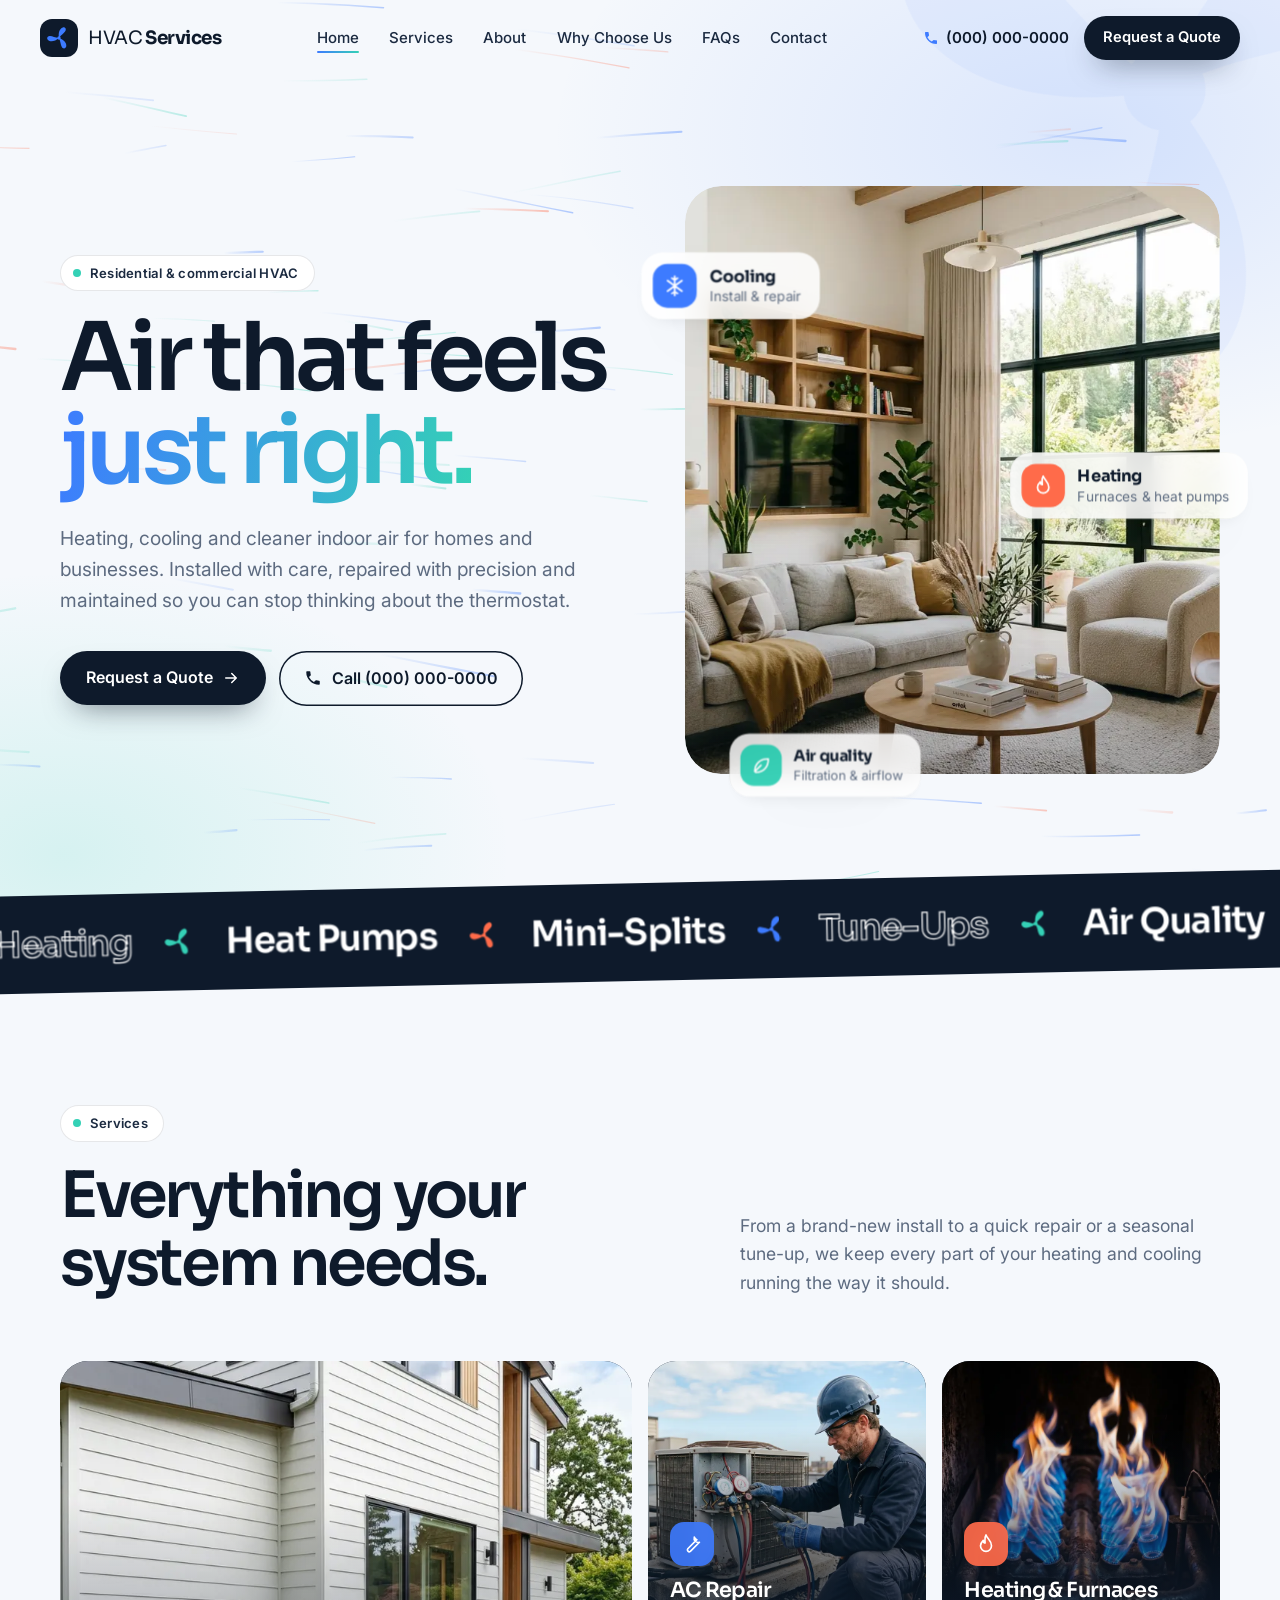
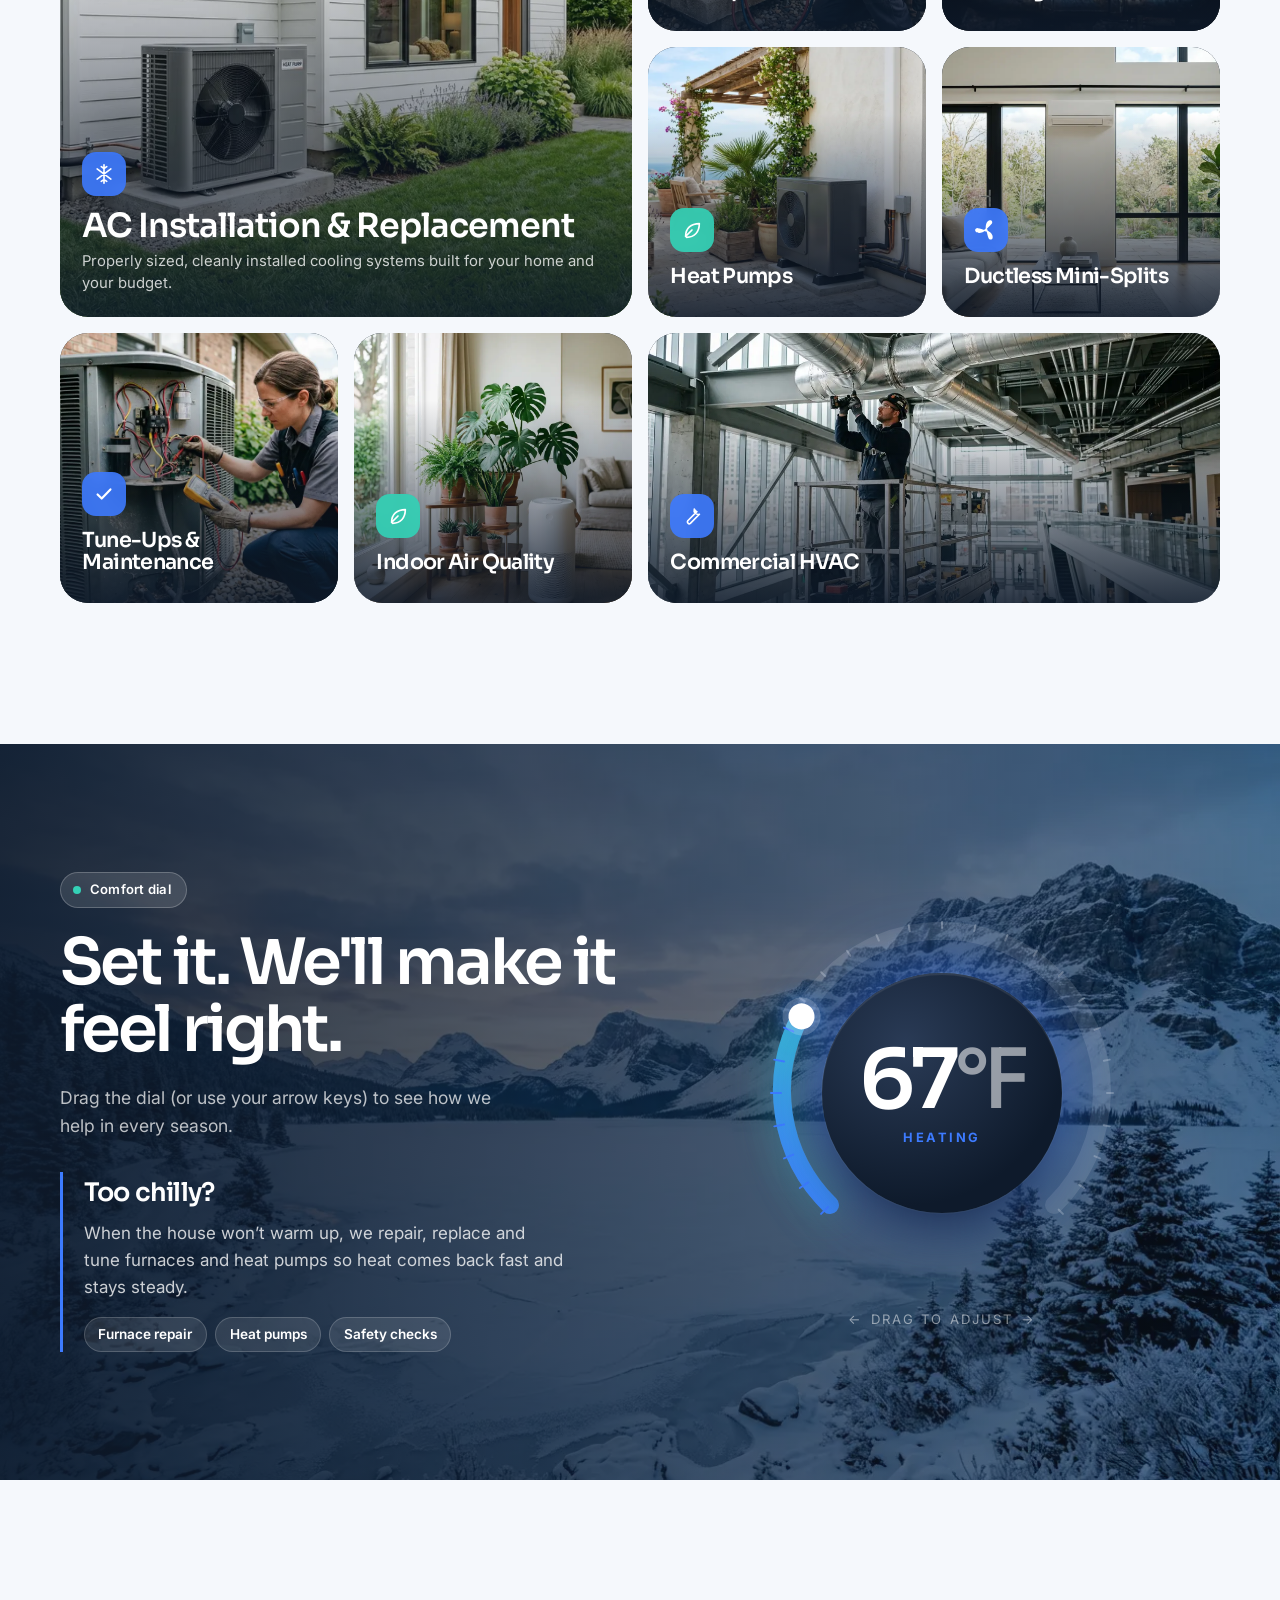
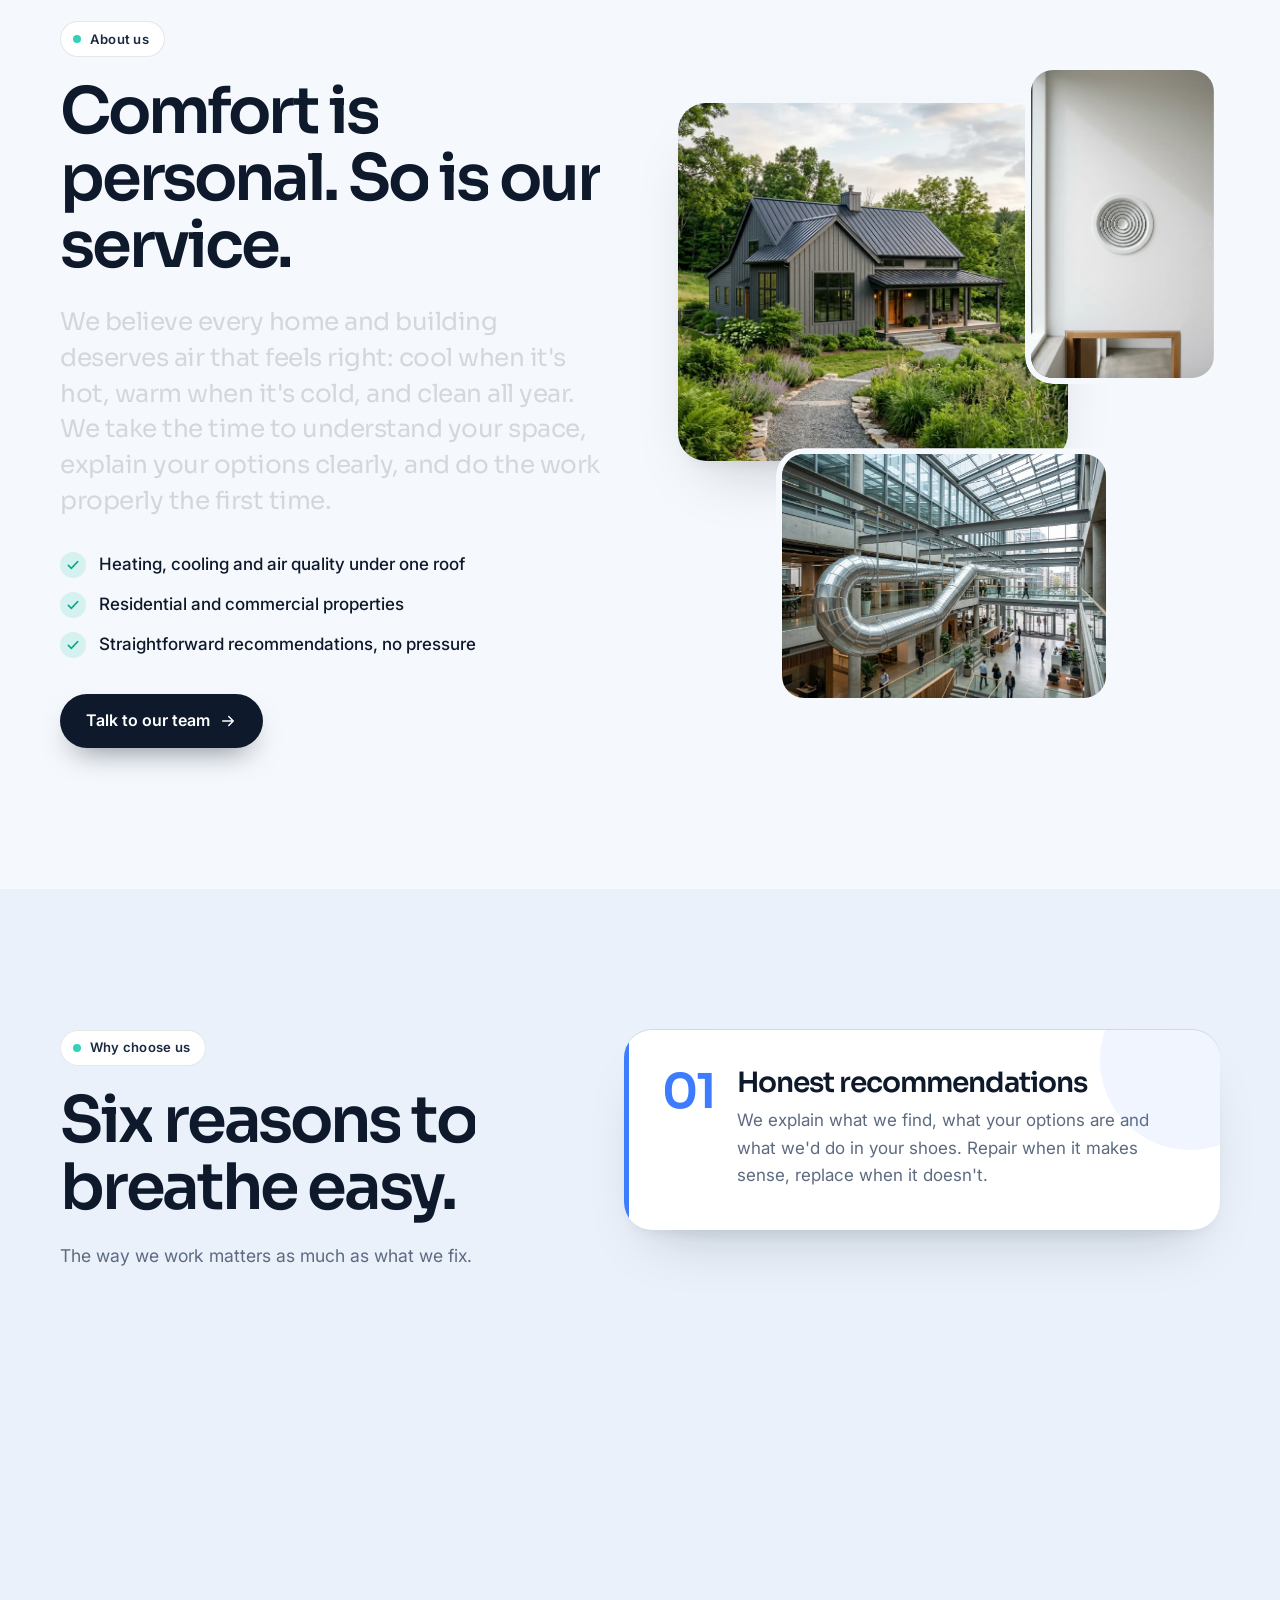
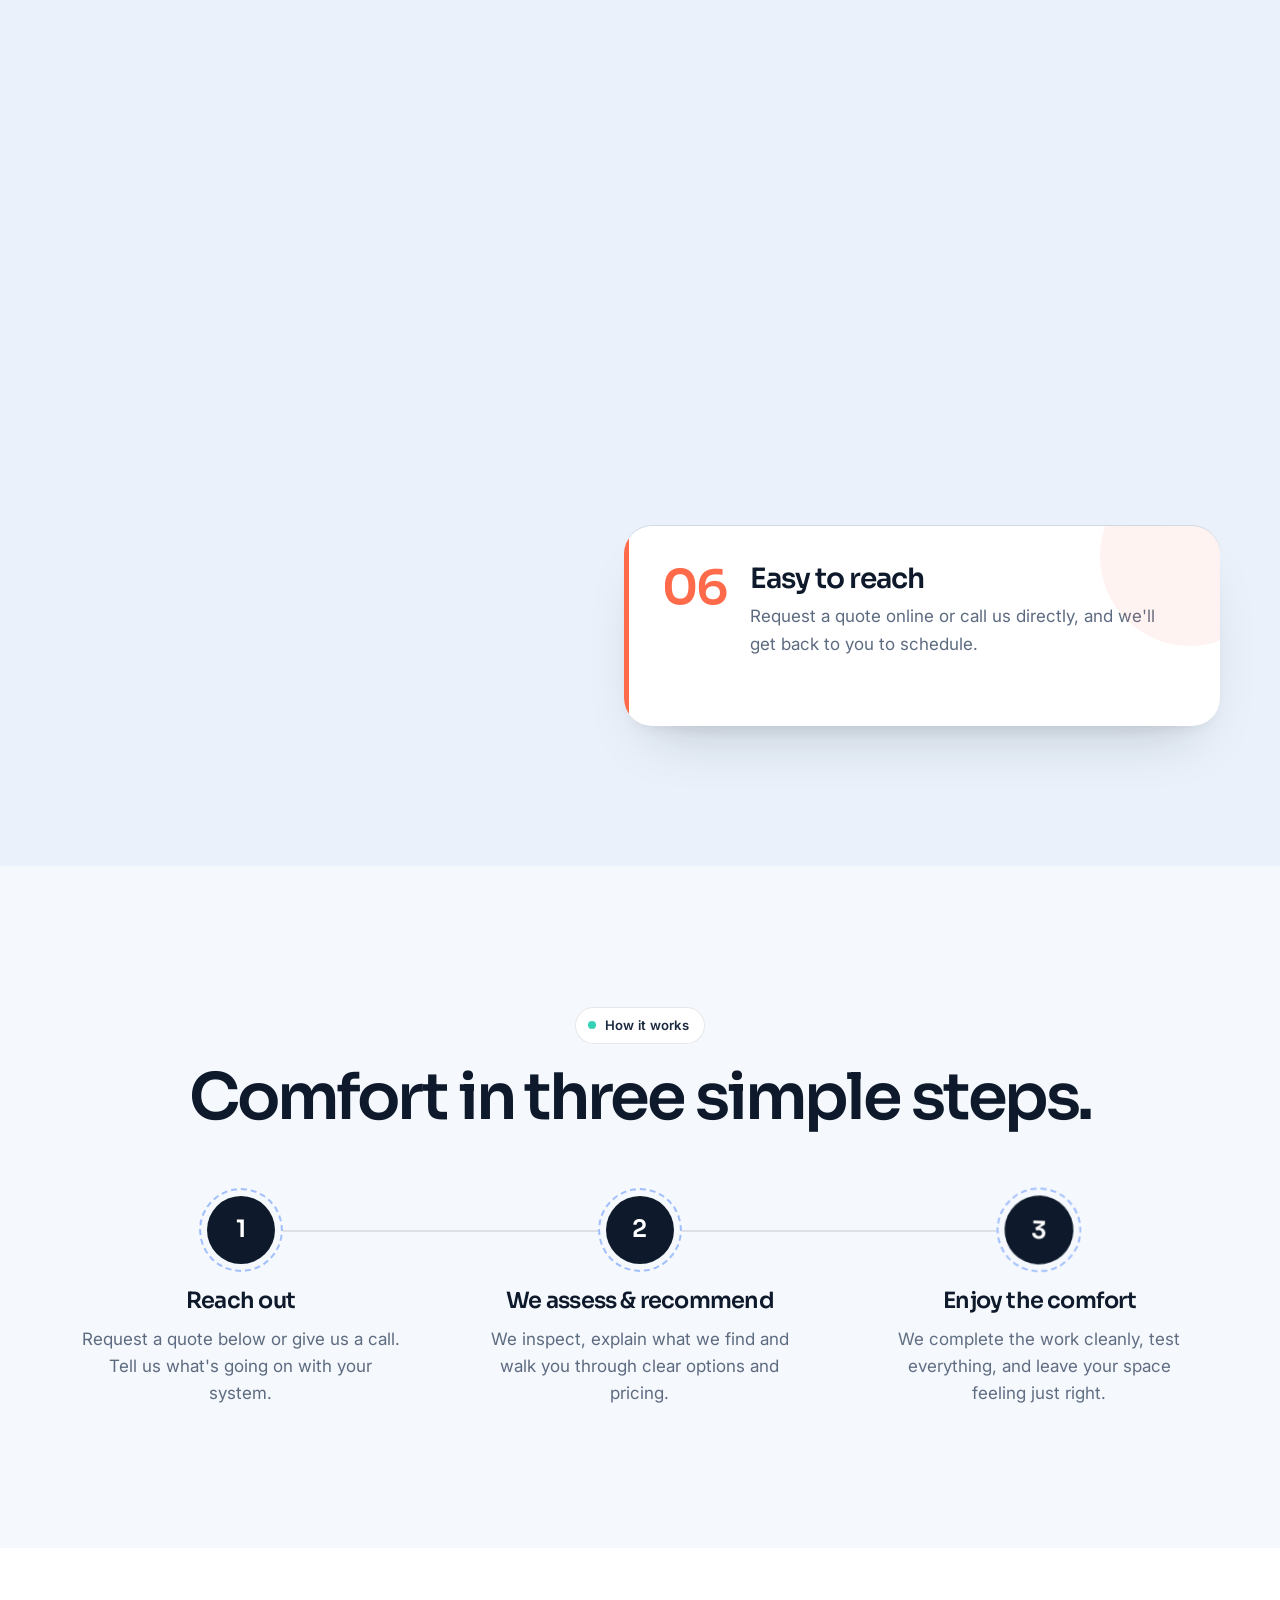
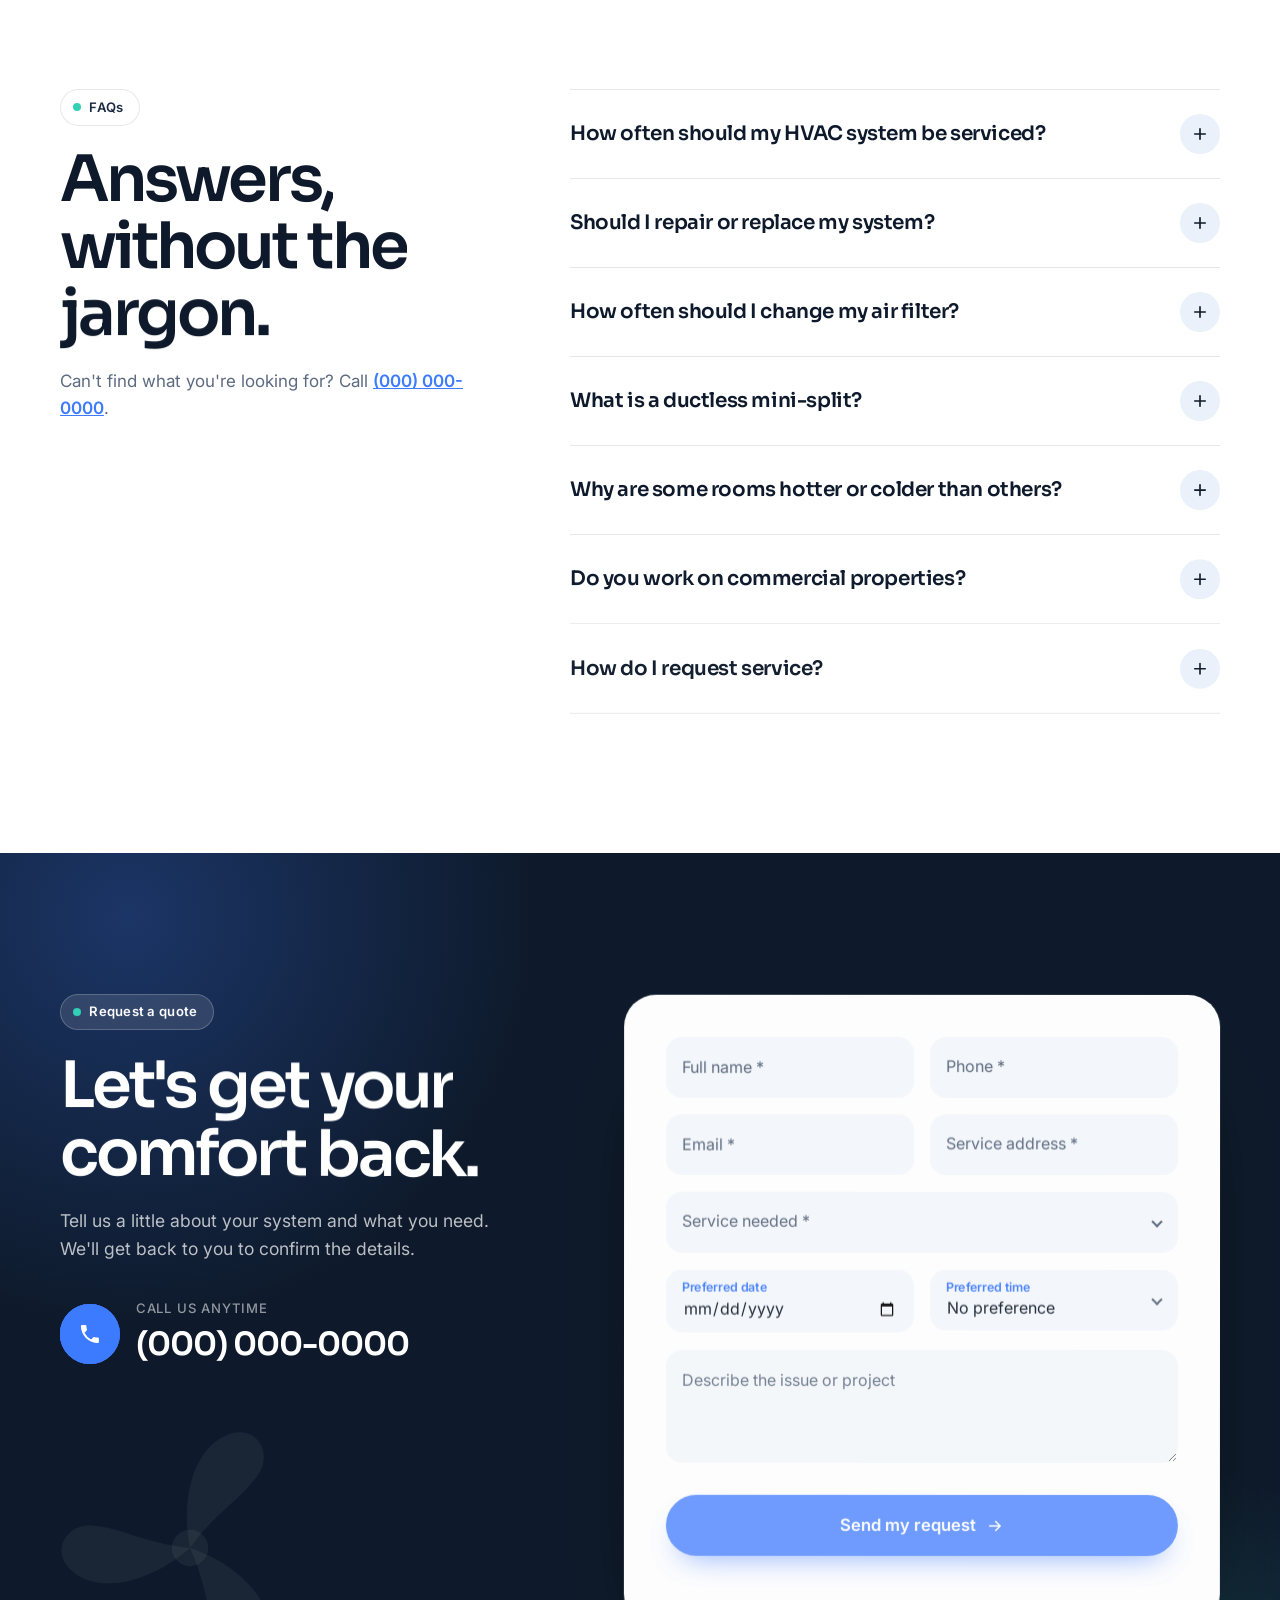
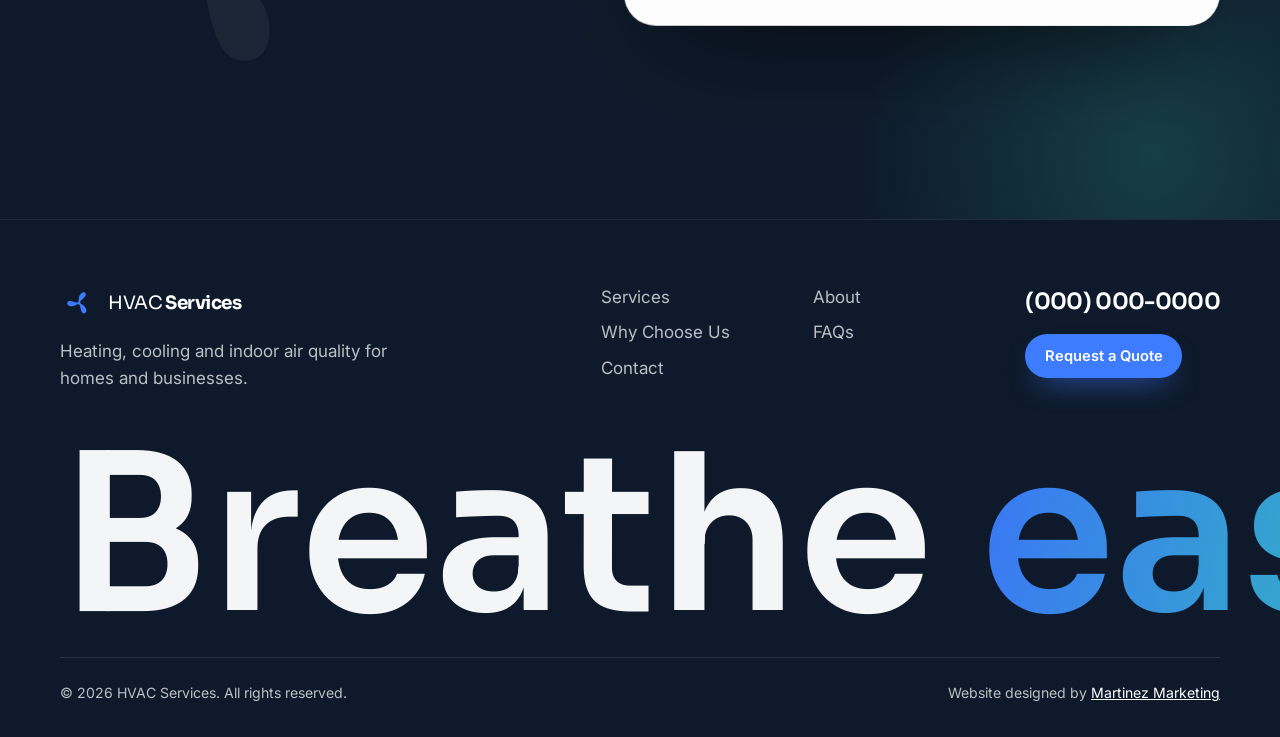
<file: index.html>
<!doctype html>
<html lang="en" class="no-js">
<head>
  <meta charset="utf-8">
  <meta name="viewport" content="width=device-width, initial-scale=1">
  <title>HVAC Services | Heating, Cooling &amp; Indoor Air Quality</title>
  <meta name="description" content="HVAC Services provides AC installation and repair, heating, heat pumps, ductless mini-splits, maintenance, indoor air quality and commercial HVAC. Request a quote or call (000) 000-0000.">
  <meta name="theme-color" content="#f5f8fc">
  <link rel="icon" href="assets/favicon.svg" type="image/svg+xml">

  <meta property="og:type" content="website">
  <meta property="og:title" content="HVAC Services | Air That Feels Just Right">
  <meta property="og:description" content="Heating, cooling and indoor air quality for homes and businesses.">
  <meta property="og:image" content="assets/images/og-image.jpg">
  <meta name="twitter:card" content="summary_large_image">

  <script type="application/ld+json">
  {
    "@context": "https://schema.org",
    "@type": "HVACBusiness",
    "name": "HVAC Services",
    "telephone": "+1-000-000-0000",
    "description": "Residential and commercial heating, cooling, heat pumps, ductless systems, maintenance and indoor air quality.",
    "image": "assets/images/og-image.jpg",
    "priceRange": "$$"
  }
  </script>

  <link rel="preconnect" href="https://fonts.googleapis.com">
  <link rel="preconnect" href="https://fonts.gstatic.com" crossorigin>
  <link href="https://fonts.googleapis.com/css2?family=Sora:wght@300..800&family=Inter:wght@400..700&display=swap" rel="stylesheet">
  <link rel="preload" as="image" href="assets/images/hero-room.webp">
  <link rel="stylesheet" href="css/styles.css">
  <script>
    (function (d) {
      var c = d.documentElement;
      c.className = c.className.replace('no-js', 'js');
      if (window.matchMedia && matchMedia('(prefers-reduced-motion: reduce)').matches) c.className += ' reduced';
    })(document);
  </script>
</head>
<body>
  <a class="skip" href="#main">Skip to content</a>

  <svg width="0" height="0" style="position:absolute" aria-hidden="true" focusable="false">
    <symbol id="i-fan" viewBox="0 0 100 100"><g fill="currentColor"><path d="M50 50C46 30 52 10 66 6c10-3 16 8 10 16-6 9-16 14-26 28z"/><path d="M50 50C46 30 52 10 66 6c10-3 16 8 10 16-6 9-16 14-26 28z" transform="rotate(120 50 50)"/><path d="M50 50C46 30 52 10 66 6c10-3 16 8 10 16-6 9-16 14-26 28z" transform="rotate(240 50 50)"/><circle cx="50" cy="50" r="7"/></g></symbol>
    <symbol id="i-arrow" viewBox="0 0 24 24"><path d="M5 12h13M13 6l6 6-6 6" fill="none" stroke="currentColor" stroke-width="2" stroke-linecap="round" stroke-linejoin="round"/></symbol>
    <symbol id="i-phone" viewBox="0 0 24 24"><path d="M6.6 10.8a15.1 15.1 0 0 0 6.6 6.6l2.2-2.2a1 1 0 0 1 1-.25 11.4 11.4 0 0 0 3.6.57 1 1 0 0 1 1 1V20a1 1 0 0 1-1 1A17 17 0 0 1 3 4a1 1 0 0 1 1-1h3.5a1 1 0 0 1 1 1c0 1.25.2 2.45.57 3.57a1 1 0 0 1-.25 1z" fill="currentColor"/></symbol>
    <symbol id="i-plus" viewBox="0 0 24 24"><path d="M12 5v14M5 12h14" fill="none" stroke="currentColor" stroke-width="2.2" stroke-linecap="round"/></symbol>
    <symbol id="i-snow" viewBox="0 0 24 24"><path d="M12 2v20M4.5 6.5l15 11M19.5 6.5l-15 11M9 4l3 2 3-2M9 20l3-2 3 2" fill="none" stroke="currentColor" stroke-width="1.8" stroke-linecap="round" stroke-linejoin="round"/></symbol>
    <symbol id="i-flame" viewBox="0 0 24 24"><path d="M12 2c1 4 6 6 6 12a6 6 0 0 1-12 0c0-3 2-5 3-6 0 2 1 3 2 3 0-4-1-6 1-9z" fill="none" stroke="currentColor" stroke-width="1.8" stroke-linejoin="round"/></symbol>
    <symbol id="i-leaf" viewBox="0 0 24 24"><path d="M5 19c0-9 6-14 15-14 0 9-5 15-14 15M5 19l7-7" fill="none" stroke="currentColor" stroke-width="1.8" stroke-linecap="round" stroke-linejoin="round"/></symbol>
    <symbol id="i-wrench" viewBox="0 0 24 24"><path d="M14.5 4.5a4.5 4.5 0 0 0 5.6 5.6l-9.9 9.9a2 2 0 0 1-2.8-2.8l9.9-9.9a4.5 4.5 0 0 1-2.8-2.8z" fill="none" stroke="currentColor" stroke-width="1.8" stroke-linejoin="round"/></symbol>
    <symbol id="i-check" viewBox="0 0 24 24"><path d="M5 12.5l4.5 4.5L19 7" fill="none" stroke="currentColor" stroke-width="2.4" stroke-linecap="round" stroke-linejoin="round"/></symbol>
  </svg>

  <!-- Preloader -->
  <div class="loader" aria-hidden="true">
    <div class="loader__fan"><svg><use href="#i-fan"/></svg></div>
    <div class="loader__num"><span>60</span><small>°</small></div>
    <p class="loader__label">Setting the perfect temperature</p>
    <div class="loader__bar"><span></span></div>
  </div>

  <div class="cursor" aria-hidden="true"><span class="cursor__dot"></span><span class="cursor__ring"></span></div>
  <div class="progress" aria-hidden="true"><span></span></div>

  <!-- Header -->
  <header class="nav">
    <div class="nav__inner">
      <a href="#home" class="brand" aria-label="HVAC Services, back to top">
        <span class="brand__mark"><svg><use href="#i-fan"/></svg></span>
        <span class="brand__text">HVAC<b>Services</b></span>
      </a>
      <nav class="nav__links" aria-label="Primary">
        <a href="#home">Home</a>
        <a href="#services">Services</a>
        <a href="#about">About</a>
        <a href="#why">Why Choose Us</a>
        <a href="#faq">FAQs</a>
        <a href="#contact">Contact</a>
      </nav>
      <div class="nav__cta">
        <a href="tel:+10000000000" class="nav__phone"><svg><use href="#i-phone"/></svg><span>(000) 000-0000</span></a>
        <a href="#contact" class="btn btn--ink btn--sm magnetic"><span>Request a Quote</span></a>
        <button class="burger" aria-expanded="false" aria-controls="mobile-menu" aria-label="Open menu"><span></span><span></span></button>
      </div>
    </div>
  </header>

  <div class="mmenu" id="mobile-menu" hidden>
    <nav aria-label="Mobile">
      <a href="#home">Home</a>
      <a href="#services">Services</a>
      <a href="#about">About</a>
      <a href="#why">Why Choose Us</a>
      <a href="#faq">FAQs</a>
      <a href="#contact">Contact</a>
    </nav>
    <div class="mmenu__foot">
      <a href="#contact" class="btn btn--sky"><span>Request a Quote</span></a>
      <a href="tel:+10000000000" class="btn btn--outline"><svg><use href="#i-phone"/></svg><span>(000) 000-0000</span></a>
    </div>
  </div>

  <main id="main">

    <!-- HERO -->
    <section class="hero" id="home" aria-labelledby="hero-title">
      <canvas class="hero__flow" aria-hidden="true"></canvas>
      <div class="hero__fan" aria-hidden="true"><svg><use href="#i-fan"/></svg></div>
      <div class="wrap hero__grid">
        <div class="hero__copy">
          <p class="pill hero__pill"><span class="pill__dot"></span>Residential &amp; commercial HVAC</p>
          <h1 class="hero__title" id="hero-title">
            <span class="line"><span class="line__in">Air that feels</span></span>
            <span class="line"><span class="line__in"><span class="grad">just right.</span></span></span>
          </h1>
          <p class="hero__lead">Heating, cooling and cleaner indoor air for homes and businesses. Installed with care, repaired with precision and maintained so you can stop thinking about the thermostat.</p>
          <div class="hero__actions">
            <a href="#contact" class="btn btn--ink magnetic"><span>Request a Quote</span><svg><use href="#i-arrow"/></svg></a>
            <a href="tel:+10000000000" class="btn btn--outline magnetic"><svg><use href="#i-phone"/></svg><span>Call (000) 000-0000</span></a>
          </div>
        </div>
        <div class="hero__visual">
          <div class="hero__frame"><img src="assets/images/hero-room.webp" alt="A bright, comfortable living room with soft furniture and natural light" width="1200" height="896" fetchpriority="high"></div>
          <div class="chip chip--a"><span class="chip__ico chip__ico--cool"><svg><use href="#i-snow"/></svg></span><span><b>Cooling</b>Install &amp; repair</span></div>
          <div class="chip chip--b"><span class="chip__ico chip__ico--warm"><svg><use href="#i-flame"/></svg></span><span><b>Heating</b>Furnaces &amp; heat pumps</span></div>
          <div class="chip chip--c"><span class="chip__ico chip__ico--mint"><svg><use href="#i-leaf"/></svg></span><span><b>Air quality</b>Filtration &amp; airflow</span></div>
        </div>
      </div>
    </section>

    <!-- TICKER -->
    <div class="ticker" aria-hidden="true">
      <div class="ticker__track">
        <span>Cooling</span><svg><use href="#i-fan"/></svg><span>Heating</span><svg><use href="#i-fan"/></svg><span>Heat Pumps</span><svg><use href="#i-fan"/></svg><span>Mini-Splits</span><svg><use href="#i-fan"/></svg><span>Tune-Ups</span><svg><use href="#i-fan"/></svg><span>Air Quality</span><svg><use href="#i-fan"/></svg><span>Commercial</span><svg><use href="#i-fan"/></svg>
        <span>Cooling</span><svg><use href="#i-fan"/></svg><span>Heating</span><svg><use href="#i-fan"/></svg><span>Heat Pumps</span><svg><use href="#i-fan"/></svg><span>Mini-Splits</span><svg><use href="#i-fan"/></svg><span>Tune-Ups</span><svg><use href="#i-fan"/></svg><span>Air Quality</span><svg><use href="#i-fan"/></svg><span>Commercial</span><svg><use href="#i-fan"/></svg>
      </div>
    </div>

    <!-- SERVICES -->
    <section class="services section" id="services" aria-labelledby="services-title">
      <div class="wrap">
        <div class="shead shead--split">
          <div>
            <p class="pill"><span class="pill__dot"></span>Services</p>
            <h2 class="h2 split" id="services-title">Everything your system needs.</h2>
          </div>
          <p class="shead__lead">From a brand-new install to a quick repair or a seasonal tune-up, we keep every part of your heating and cooling running the way it should.</p>
        </div>
        <div class="bento">
          <article class="tile tile--xl">
            <img src="assets/images/svc-ac-install.webp" alt="An outdoor heat pump unit beside a modern white house" width="1100" height="738" loading="lazy">
            <div class="tile__body"><span class="tile__ico"><svg><use href="#i-snow"/></svg></span><h3>AC Installation &amp; Replacement</h3><p>Properly sized, cleanly installed cooling systems built for your home and your budget.</p></div>
          </article>
          <article class="tile">
            <img src="assets/images/svc-ac-repair.webp" alt="A technician in a hard hat testing equipment" width="1100" height="738" loading="lazy">
            <div class="tile__body"><span class="tile__ico"><svg><use href="#i-wrench"/></svg></span><h3>AC Repair</h3><p>Fast diagnosis and lasting fixes when the cool air stops.</p></div>
          </article>
          <article class="tile">
            <img src="assets/images/svc-heating.webp" alt="Blue and orange flames from a gas burner" width="848" height="1264" loading="lazy">
            <div class="tile__body"><span class="tile__ico tile__ico--warm"><svg><use href="#i-flame"/></svg></span><h3>Heating &amp; Furnaces</h3><p>Furnace repair, replacement and safety checks before the cold sets in.</p></div>
          </article>
          <article class="tile">
            <img src="assets/images/svc-heat-pump.webp" alt="A modern heat pump installed on a terrace" width="1100" height="738" loading="lazy">
            <div class="tile__body"><span class="tile__ico tile__ico--mint"><svg><use href="#i-leaf"/></svg></span><h3>Heat Pumps</h3><p>Efficient year-round heating and cooling from one system.</p></div>
          </article>
          <article class="tile">
            <img src="assets/images/svc-mini-split.webp" alt="A ductless mini-split unit mounted above windows in a bright room" width="1100" height="821" loading="lazy">
            <div class="tile__body"><span class="tile__ico"><svg><use href="#i-fan"/></svg></span><h3>Ductless Mini-Splits</h3><p>Room-by-room comfort for additions, garages and spaces without ducts.</p></div>
          </article>
          <article class="tile">
            <img src="assets/images/svc-maintenance.webp" alt="A technician inspecting an outdoor electrical panel" width="1100" height="614" loading="lazy">
            <div class="tile__body"><span class="tile__ico"><svg><use href="#i-check"/></svg></span><h3>Tune-Ups &amp; Maintenance</h3><p>Seasonal checkups that help catch small problems early.</p></div>
          </article>
          <article class="tile">
            <img src="assets/images/svc-air-quality.webp" alt="An air purifier in a bright room beside a plant stand" width="928" height="1152" loading="lazy">
            <div class="tile__body"><span class="tile__ico tile__ico--mint"><svg><use href="#i-leaf"/></svg></span><h3>Indoor Air Quality</h3><p>Filtration, purification and humidity control for cleaner air at home.</p></div>
          </article>
          <article class="tile tile--wide">
            <img src="assets/images/svc-commercial.webp" alt="A technician on a lift working on ceiling ductwork in a commercial building" width="1100" height="738" loading="lazy">
            <div class="tile__body"><span class="tile__ico"><svg><use href="#i-wrench"/></svg></span><h3>Commercial HVAC</h3><p>Installation, service and maintenance for offices, retail and commercial spaces.</p></div>
          </article>
        </div>
      </div>
    </section>

    <!-- COMFORT DIAL -->
    <section class="dial" id="comfort" aria-labelledby="dial-title" data-mode="comfort">
      <div class="dial__bg" aria-hidden="true">
        <img class="dial__img dial__img--cool" src="assets/images/dial-cool.webp" alt="" width="1264" height="848" loading="lazy">
        <img class="dial__img dial__img--warm" src="assets/images/dial-warm.webp" alt="" width="1264" height="848" loading="lazy">
      </div>
      <div class="wrap dial__grid">
        <div class="dial__copy">
          <p class="pill pill--glass"><span class="pill__dot"></span>Comfort dial</p>
          <h2 class="h2 split" id="dial-title">Set it. We'll make it feel right.</h2>
          <p class="dial__lead">Drag the dial (or use your arrow keys) to see how we help in every season.</p>
          <div class="dial__mode">
            <p class="dial__mode-name">Comfort zone</p>
            <p class="dial__mode-text">Right where you want it. Regular tune-ups and clean filters keep it that way all year.</p>
            <ul class="dial__tags"><li>Tune-ups</li><li>Air quality</li><li>Maintenance</li></ul>
          </div>
        </div>
        <div class="knob-wrap">
          <div class="knob" role="slider" tabindex="0" aria-label="Thermostat setting" aria-valuemin="60" aria-valuemax="84" aria-valuenow="72" aria-valuetext="72 degrees, comfort zone">
            <svg class="knob__ring" viewBox="0 0 200 200" aria-hidden="true">
              <defs>
                <linearGradient id="kgrad" x1="0" y1="1" x2="1" y2="0"><stop offset="0" stop-color="#3d7bff"/><stop offset=".5" stop-color="#34d1b6"/><stop offset="1" stop-color="#ff6b4a"/></linearGradient>
              </defs>
              <path class="knob__track" d="M44 156 A80 80 0 1 1 156 156"/>
              <path class="knob__fill" d="M44 156 A80 80 0 1 1 156 156" pathLength="100"/>
            </svg>
            <div class="knob__ticks" aria-hidden="true"></div>
            <div class="knob__face">
              <span class="knob__temp"><b>72</b>°F</span>
              <span class="knob__label">Comfort</span>
            </div>
            <span class="knob__handle" aria-hidden="true"></span>
          </div>
          <p class="knob__hint" aria-hidden="true">Drag to adjust</p>
        </div>
      </div>
    </section>

    <!-- ABOUT -->
    <section class="about section" id="about" aria-labelledby="about-title">
      <div class="wrap about__grid">
        <div class="about__copy">
          <p class="pill"><span class="pill__dot"></span>About us</p>
          <h2 class="h2 split" id="about-title">Comfort is personal. So is our service.</h2>
          <p class="about__statement words">We believe every home and building deserves air that feels right: cool when it's hot, warm when it's cold, and clean all year. We take the time to understand your space, explain your options clearly, and do the work properly the first time.</p>
          <ul class="about__list">
            <li><svg><use href="#i-check"/></svg>Heating, cooling and air quality under one roof</li>
            <li><svg><use href="#i-check"/></svg>Residential and commercial properties</li>
            <li><svg><use href="#i-check"/></svg>Straightforward recommendations, no pressure</li>
          </ul>
          <a href="#contact" class="btn btn--ink magnetic"><span>Talk to our team</span><svg><use href="#i-arrow"/></svg></a>
        </div>
        <div class="about__media">
          <figure class="about__img about__img--a" data-speed="-0.05"><img src="assets/images/about-home.webp" alt="A gray farmhouse-style home with a metal roof surrounded by greenery" width="1100" height="738" loading="lazy"></figure>
          <figure class="about__img about__img--b" data-speed="0.12"><img src="assets/images/about-vent.webp" alt="A round air vent on a clean white wall" width="848" height="1264" loading="lazy"></figure>
          <figure class="about__img about__img--c" data-speed="0.2"><img src="assets/images/about-ducts.webp" alt="Silver ductwork running through a bright atrium" width="1100" height="821" loading="lazy"></figure>
        </div>
      </div>
    </section>

    <!-- WHY: stacking cards -->
    <section class="why section" id="why" aria-labelledby="why-title">
      <div class="wrap why__grid">
        <div class="why__head">
          <p class="pill"><span class="pill__dot"></span>Why choose us</p>
          <h2 class="h2 split" id="why-title">Six reasons to breathe easy.</h2>
          <p class="why__lead">The way we work matters as much as what we fix.</p>
        </div>
        <div class="stack">
          <article class="scard" style="--c:#3d7bff"><span class="scard__n">01</span><div><h3>Honest recommendations</h3><p>We explain what we find, what your options are and what we'd do in your shoes. Repair when it makes sense, replace when it doesn't.</p></div></article>
          <article class="scard" style="--c:#34d1b6"><span class="scard__n">02</span><div><h3>Clear, upfront quotes</h3><p>You'll know the scope and the price before work begins, in plain language.</p></div></article>
          <article class="scard" style="--c:#ff6b4a"><span class="scard__n">03</span><div><h3>Careful, clean work</h3><p>Shoe covers on, work areas protected, and everything tidied up before we leave.</p></div></article>
          <article class="scard" style="--c:#3d7bff"><span class="scard__n">04</span><div><h3>Heating, cooling and air</h3><p>One team for your whole system, from furnaces and heat pumps to filtration and ductless units.</p></div></article>
          <article class="scard" style="--c:#34d1b6"><span class="scard__n">05</span><div><h3>Homes and businesses</h3><p>We service residential and commercial properties, sized to the job in front of us.</p></div></article>
          <article class="scard" style="--c:#ff6b4a"><span class="scard__n">06</span><div><h3>Easy to reach</h3><p>Request a quote online or call us directly, and we'll get back to you to schedule.</p></div></article>
        </div>
      </div>
    </section>

    <!-- PROCESS -->
    <section class="process section" id="process" aria-labelledby="process-title">
      <div class="wrap">
        <div class="shead shead--center">
          <p class="pill"><span class="pill__dot"></span>How it works</p>
          <h2 class="h2 split" id="process-title">Comfort in three simple steps.</h2>
        </div>
        <div class="steps">
          <div class="steps__line" aria-hidden="true"><span></span></div>
          <article class="step"><span class="step__n">1</span><h3>Reach out</h3><p>Request a quote below or give us a call. Tell us what's going on with your system.</p></article>
          <article class="step"><span class="step__n">2</span><h3>We assess &amp; recommend</h3><p>We inspect, explain what we find and walk you through clear options and pricing.</p></article>
          <article class="step"><span class="step__n">3</span><h3>Enjoy the comfort</h3><p>We complete the work cleanly, test everything, and leave your space feeling just right.</p></article>
        </div>
      </div>
    </section>

    <!-- FAQ -->
    <section class="faq section" id="faq" aria-labelledby="faq-title">
      <div class="wrap faq__grid">
        <div class="faq__head">
          <p class="pill"><span class="pill__dot"></span>FAQs</p>
          <h2 class="h2 split" id="faq-title">Answers, without the jargon.</h2>
          <p>Can't find what you're looking for? Call <a href="tel:+10000000000">(000) 000-0000</a>.</p>
        </div>
        <div class="acc">
          <div class="acc__item">
            <h3><button class="acc__btn" aria-expanded="false" aria-controls="faq-1" id="faq-1-btn">How often should my HVAC system be serviced?<span class="acc__ico"><svg><use href="#i-plus"/></svg></span></button></h3>
            <div class="acc__panel" id="faq-1" role="region" aria-labelledby="faq-1-btn"><p>Most systems benefit from a professional tune-up once a year, often in spring for cooling and fall for heating. Heat pumps, which work year-round, may benefit from service twice a year.</p></div>
          </div>
          <div class="acc__item">
            <h3><button class="acc__btn" aria-expanded="false" aria-controls="faq-2" id="faq-2-btn">Should I repair or replace my system?<span class="acc__ico"><svg><use href="#i-plus"/></svg></span></button></h3>
            <div class="acc__panel" id="faq-2" role="region" aria-labelledby="faq-2-btn"><p>It depends on the system's age, condition, repair cost and how well it keeps you comfortable. We'll inspect it, explain both options honestly and help you decide.</p></div>
          </div>
          <div class="acc__item">
            <h3><button class="acc__btn" aria-expanded="false" aria-controls="faq-3" id="faq-3-btn">How often should I change my air filter?<span class="acc__ico"><svg><use href="#i-plus"/></svg></span></button></h3>
            <div class="acc__panel" id="faq-3" role="region" aria-labelledby="faq-3-btn"><p>Many standard filters should be checked monthly and replaced every one to three months. Homes with pets, allergies or heavy use may need more frequent changes.</p></div>
          </div>
          <div class="acc__item">
            <h3><button class="acc__btn" aria-expanded="false" aria-controls="faq-4" id="faq-4-btn">What is a ductless mini-split?<span class="acc__ico"><svg><use href="#i-plus"/></svg></span></button></h3>
            <div class="acc__panel" id="faq-4" role="region" aria-labelledby="faq-4-btn"><p>It's a heating and cooling system that doesn't need ductwork. An outdoor unit connects to one or more indoor units, letting you control the temperature room by room.</p></div>
          </div>
          <div class="acc__item">
            <h3><button class="acc__btn" aria-expanded="false" aria-controls="faq-5" id="faq-5-btn">Why are some rooms hotter or colder than others?<span class="acc__ico"><svg><use href="#i-plus"/></svg></span></button></h3>
            <div class="acc__panel" id="faq-5" role="region" aria-labelledby="faq-5-btn"><p>Uneven temperatures can come from duct issues, airflow problems, insulation or a system that isn't sized correctly. We can track down the cause and recommend a fix.</p></div>
          </div>
          <div class="acc__item">
            <h3><button class="acc__btn" aria-expanded="false" aria-controls="faq-6" id="faq-6-btn">Do you work on commercial properties?<span class="acc__ico"><svg><use href="#i-plus"/></svg></span></button></h3>
            <div class="acc__panel" id="faq-6" role="region" aria-labelledby="faq-6-btn"><p>Yes. We provide installation, repair and maintenance for commercial HVAC systems. Choose "Commercial HVAC" on the quote form and tell us about your building.</p></div>
          </div>
          <div class="acc__item">
            <h3><button class="acc__btn" aria-expanded="false" aria-controls="faq-7" id="faq-7-btn">How do I request service?<span class="acc__ico"><svg><use href="#i-plus"/></svg></span></button></h3>
            <div class="acc__panel" id="faq-7" role="region" aria-labelledby="faq-7-btn"><p>Use the quote form on this page or call <a href="tel:+10000000000">(000) 000-0000</a>. We'll follow up to confirm the details and schedule a visit.</p></div>
          </div>
        </div>
      </div>
    </section>

    <!-- CONTACT -->
    <section class="contact section" id="contact" aria-labelledby="contact-title">
      <div class="wrap contact__grid">
        <div class="contact__copy">
          <p class="pill pill--glass"><span class="pill__dot"></span>Request a quote</p>
          <h2 class="h2 split" id="contact-title">Let's get your comfort back.</h2>
          <p class="contact__lead">Tell us a little about your system and what you need. We'll get back to you to confirm the details.</p>
          <a href="tel:+10000000000" class="contact__phone magnetic"><span class="contact__phone-ico"><svg><use href="#i-phone"/></svg></span><span><small>Call us anytime</small>(000) 000-0000</span></a>
          <div class="contact__fan" aria-hidden="true"><svg><use href="#i-fan"/></svg></div>
        </div>

        <div class="formcard">
          <form class="qform" name="quote" method="POST" action="/thank-you" data-netlify="true" netlify-honeypot="bot-field" novalidate>
            <input type="hidden" name="form-name" value="quote">
            <p class="hp" aria-hidden="true"><label>Leave this empty <input name="bot-field" tabindex="-1" autocomplete="off"></label></p>
            <div class="qform__row">
              <div class="field"><input id="f-name" name="name" type="text" autocomplete="name" placeholder=" " required><label for="f-name">Full name *</label><span class="field__err" id="f-name-err"></span></div>
              <div class="field"><input id="f-phone" name="phone" type="tel" autocomplete="tel" placeholder=" " required><label for="f-phone">Phone *</label><span class="field__err" id="f-phone-err"></span></div>
            </div>
            <div class="qform__row">
              <div class="field"><input id="f-email" name="email" type="email" autocomplete="email" placeholder=" " required><label for="f-email">Email *</label><span class="field__err" id="f-email-err"></span></div>
              <div class="field"><input id="f-address" name="address" type="text" autocomplete="street-address" placeholder=" " required><label for="f-address">Service address *</label><span class="field__err" id="f-address-err"></span></div>
            </div>
            <div class="field field--select">
              <select id="f-service" name="service" required>
                <option value="" disabled selected></option>
                <option>AC Installation &amp; Replacement</option>
                <option>AC Repair</option>
                <option>Heating &amp; Furnaces</option>
                <option>Heat Pumps</option>
                <option>Ductless Mini-Splits</option>
                <option>Tune-Ups &amp; Maintenance</option>
                <option>Indoor Air Quality</option>
                <option>Commercial HVAC</option>
                <option>Not sure yet</option>
              </select>
              <label for="f-service">Service needed *</label><span class="field__err" id="f-service-err"></span>
            </div>
            <div class="qform__row">
              <div class="field field--date"><input id="f-date" name="preferred-date" type="date"><label for="f-date">Preferred date</label></div>
              <div class="field field--select">
                <select id="f-time" name="preferred-time">
                  <option value="" selected>No preference</option>
                  <option>Morning</option>
                  <option>Afternoon</option>
                  <option>Evening</option>
                </select>
                <label for="f-time" class="is-up">Preferred time</label>
              </div>
            </div>
            <div class="field"><textarea id="f-msg" name="message" rows="3" placeholder=" "></textarea><label for="f-msg">Describe the issue or project</label></div>
            <button type="submit" class="btn btn--sky btn--block magnetic"><span class="qform__label">Send my request</span><svg><use href="#i-arrow"/></svg></button>
            <p class="qform__status" role="status" aria-live="polite"></p>
          </form>

          <div class="qsuccess" hidden tabindex="-1">
            <span class="qsuccess__ico"><svg><use href="#i-fan"/></svg></span>
            <h3>Request received.</h3>
            <p>Thanks for reaching out. We'll review your request and get back to you soon to confirm the details. Need help sooner? Call <a href="tel:+10000000000">(000) 000-0000</a>.</p>
            <button type="button" class="btn btn--outline btn--sm qsuccess__again"><span>Send another request</span></button>
          </div>
        </div>
      </div>
    </section>
  </main>

  <footer class="foot">
    <div class="wrap">
      <div class="foot__top">
        <div class="foot__brand">
          <a href="#home" class="brand"><span class="brand__mark"><svg><use href="#i-fan"/></svg></span><span class="brand__text">HVAC<b>Services</b></span></a>
          <p>Heating, cooling and indoor air quality for homes and businesses.</p>
        </div>
        <nav class="foot__nav" aria-label="Footer">
          <a href="#services">Services</a><a href="#about">About</a><a href="#why">Why Choose Us</a><a href="#faq">FAQs</a><a href="#contact">Contact</a>
        </nav>
        <div class="foot__contact">
          <a href="tel:+10000000000" class="foot__phone">(000) 000-0000</a>
          <a href="#contact" class="btn btn--sky btn--sm"><span>Request a Quote</span></a>
        </div>
      </div>
      <p class="foot__word" aria-hidden="true">Breathe <span class="grad">easy.</span></p>
      <div class="foot__bottom">
        <p>&copy; <span class="year">2026</span> HVAC Services. All rights reserved.</p>
        <p>Website designed by <a href="https://martinezmarketing.website/" target="_blank" rel="noopener">Martinez Marketing</a></p>
      </div>
    </div>
  </footer>

  <script src="assets/vendor/gsap.min.js" defer></script>
  <script src="assets/vendor/ScrollTrigger.min.js" defer></script>
  <script src="assets/vendor/lenis.min.js" defer></script>
  <script src="js/main.js" defer></script>
</body>
</html>
</file>
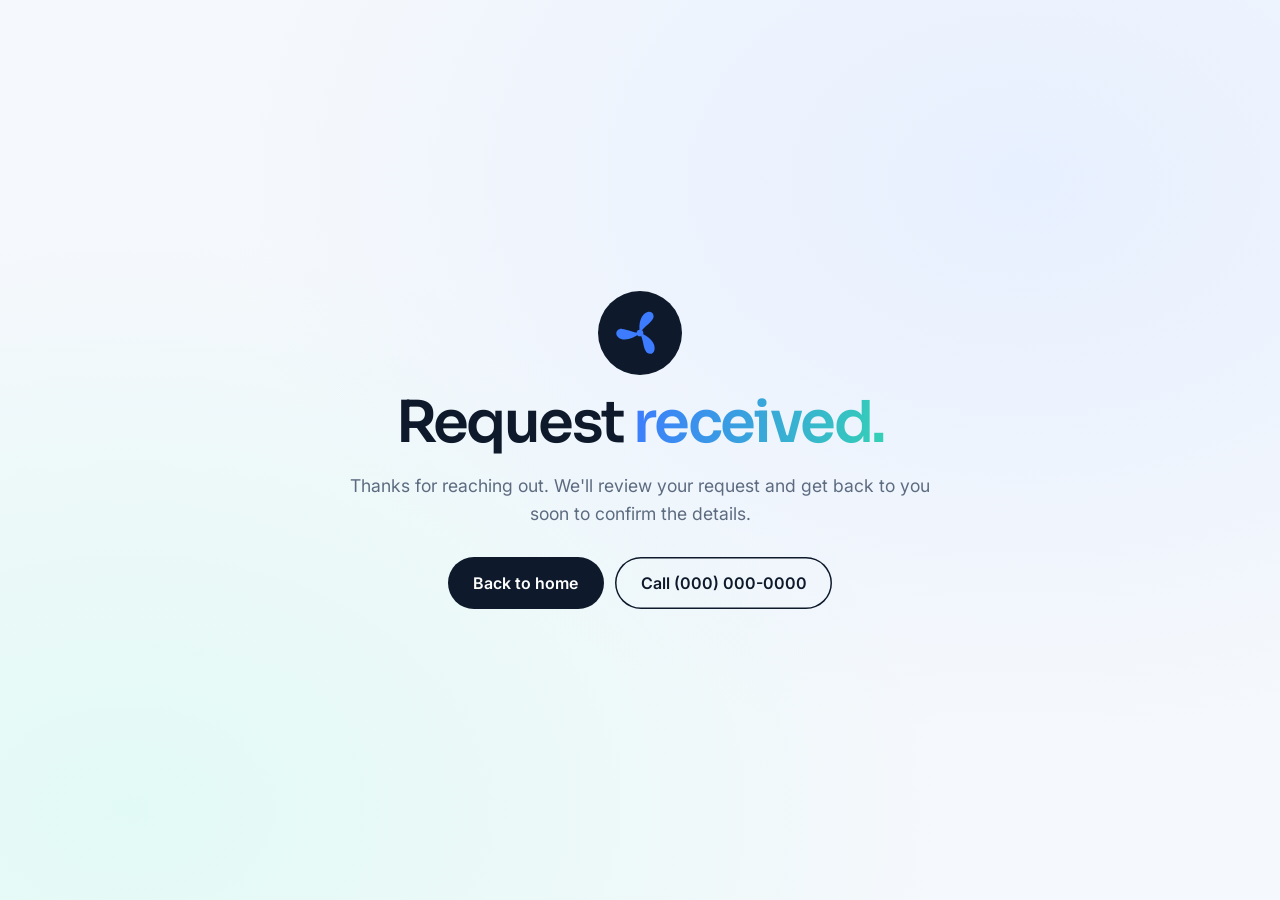
<file: thank-you.html>
<!doctype html>
<html lang="en">
<head>
  <meta charset="utf-8">
  <meta name="viewport" content="width=device-width, initial-scale=1">
  <title>Request received | HVAC Services</title>
  <meta name="robots" content="noindex">
  <link rel="icon" href="/assets/favicon.svg" type="image/svg+xml">
  <link rel="preconnect" href="https://fonts.googleapis.com">
  <link rel="preconnect" href="https://fonts.gstatic.com" crossorigin>
  <link href="https://fonts.googleapis.com/css2?family=Sora:wght@600&family=Inter:wght@400;600&display=swap" rel="stylesheet">
  <style>
    *{box-sizing:border-box}
    body{margin:0;min-height:100vh;min-height:100svh;display:grid;place-items:center;padding:1.5rem;background:radial-gradient(ellipse at 80% 20%,#e7f0ff 0%,transparent 55%),radial-gradient(ellipse at 10% 90%,#e2faf5 0%,transparent 50%),#f5f8fc;color:#0e1a2b;font-family:Inter,system-ui,sans-serif;text-align:center}
    main{max-width:600px;display:grid;justify-items:center;gap:1.2rem}
    .ico{width:84px;height:84px;border-radius:50%;background:#0e1a2b;display:grid;place-items:center}
    .ico svg{width:48px;height:48px;fill:#3d7bff;animation:spin 4s linear infinite}
    @keyframes spin{to{transform:rotate(360deg)}}
    h1{margin:0;font-family:Sora,sans-serif;font-weight:600;font-size:clamp(2.2rem,7vw,3.6rem);line-height:1.02;letter-spacing:-.045em}
    h1 span{background:linear-gradient(100deg,#3d7bff,#34d1b6);-webkit-background-clip:text;background-clip:text;color:transparent}
    p{margin:0;color:#5d6b80;font-size:1.1rem;line-height:1.6}
    .row{display:flex;gap:.7rem;flex-wrap:wrap;justify-content:center;margin-top:.6rem}
    a.btn{display:inline-flex;align-items:center;min-height:3.3rem;padding:0 1.6rem;border-radius:999px;background:#0e1a2b;color:#fff;font-weight:600;text-decoration:none}
    a.btn--line{background:transparent;color:#0e1a2b;box-shadow:inset 0 0 0 1.5px #0e1a2b}
    a:focus-visible{outline:3px solid #3d7bff;outline-offset:3px}
    @media (prefers-reduced-motion:reduce){.ico svg{animation:none}}
  </style>
</head>
<body>
  <main>
    <span class="ico"><svg viewBox="0 0 100 100" aria-hidden="true"><path d="M50 50C46 30 52 10 66 6c10-3 16 8 10 16-6 9-16 14-26 28z"/><path d="M50 50C46 30 52 10 66 6c10-3 16 8 10 16-6 9-16 14-26 28z" transform="rotate(120 50 50)"/><path d="M50 50C46 30 52 10 66 6c10-3 16 8 10 16-6 9-16 14-26 28z" transform="rotate(240 50 50)"/><circle cx="50" cy="50" r="7"/></svg></span>
    <h1>Request <span>received.</span></h1>
    <p>Thanks for reaching out. We'll review your request and get back to you soon to confirm the details.</p>
    <div class="row">
      <a class="btn" href="/">Back to home</a>
      <a class="btn btn--line" href="tel:+10000000000">Call (000) 000-0000</a>
    </div>
  </main>
</body>
</html>
</file>
<file: css/styles.css>
/* =========================================================
   HVAC Services — styles
   ========================================================= */
:root {
  --bg: #f5f8fc;
  --bg-2: #eaf1fa;
  --card: #ffffff;
  --ink: #0e1a2b;
  --ink-2: #1b2a40;
  --muted: #5d6b80;
  --line: rgba(14, 26, 43, .1);
  --sky: #3d7bff;
  --mint: #34d1b6;
  --warm: #ff6b4a;
  --grad: linear-gradient(100deg, var(--sky), var(--mint));
  --grad-full: linear-gradient(100deg, var(--sky), var(--mint) 55%, var(--warm));
  --r: 28px;
  --r-sm: 16px;
  --shadow: 0 30px 60px -30px rgba(14, 26, 43, .25), 0 10px 20px -12px rgba(14, 26, 43, .12);
  --ease: cubic-bezier(.22, 1, .36, 1);
  --f-display: "Sora", system-ui, sans-serif;
  --f-body: "Inter", system-ui, sans-serif;
  --wrap: 1240px;
  --pad: clamp(1.1rem, 4vw, 2.5rem);
  --nav-h: 76px;
}

*, *::before, *::after { box-sizing: border-box; }
html { -webkit-text-size-adjust: 100%; scroll-padding-top: calc(var(--nav-h) + 12px); }
html:not(.lenis) { scroll-behavior: smooth; }
html.lenis, html.lenis body { height: auto; }
.lenis.lenis-smooth { scroll-behavior: auto !important; }
.lenis.lenis-stopped { overflow: hidden; }
body {
  margin: 0;
  background: var(--bg);
  color: var(--ink);
  font-family: var(--f-body);
  font-size: 1.0625rem;
  line-height: 1.6;
  -webkit-font-smoothing: antialiased;
  overflow-x: hidden;
}
img { display: block; max-width: 100%; height: auto; }
svg { display: block; }
a { color: inherit; }
button { font: inherit; color: inherit; }
h1, h2, h3 { font-family: var(--f-display); margin: 0; letter-spacing: -.035em; line-height: 1.05; font-weight: 600; }
p { margin: 0; }
::selection { background: var(--sky); color: #fff; }
:focus-visible { outline: 3px solid var(--sky); outline-offset: 3px; border-radius: 6px; }

.wrap { width: 100%; max-width: var(--wrap); margin: 0 auto; padding: 0 var(--pad); }
.section { padding: clamp(5rem, 11vw, 9rem) 0; position: relative; }
.grad { background: var(--grad); -webkit-background-clip: text; background-clip: text; color: transparent; }

.skip {
  position: fixed; left: 1rem; top: -4rem; z-index: 1000;
  background: var(--ink); color: #fff; padding: .7rem 1.1rem; border-radius: 12px; text-decoration: none; font-weight: 600;
  transition: top .2s;
}
.skip:focus { top: 1rem; }

/* ---------- Pills ---------- */
.pill {
  display: inline-flex; align-items: center; gap: .55rem;
  padding: .42rem .95rem .42rem .75rem; border-radius: 999px;
  background: #fff; border: 1px solid var(--line);
  font-size: .82rem; font-weight: 600; letter-spacing: .02em; color: var(--ink-2);
  margin-bottom: 1.3rem;
}
.pill__dot { width: 8px; height: 8px; border-radius: 50%; background: var(--mint); box-shadow: 0 0 0 0 rgba(52, 209, 182, .6); animation: pulse 2.2s infinite; }
.pill--glass { background: rgba(255, 255, 255, .12); border-color: rgba(255, 255, 255, .22); color: #fff; backdrop-filter: blur(10px); }
@keyframes pulse { 0% { box-shadow: 0 0 0 0 rgba(52, 209, 182, .55); } 70% { box-shadow: 0 0 0 10px rgba(52, 209, 182, 0); } 100% { box-shadow: 0 0 0 0 rgba(52, 209, 182, 0); } }

/* ---------- Buttons ---------- */
.btn {
  --bh: 3.4rem;
  position: relative; display: inline-flex; align-items: center; justify-content: center; gap: .6rem;
  min-height: var(--bh); padding: 0 1.6rem; border-radius: 999px; border: 0; cursor: pointer;
  font-weight: 600; font-size: 1rem; text-decoration: none; white-space: nowrap;
  overflow: hidden; isolation: isolate;
  transition: transform .4s var(--ease), box-shadow .4s var(--ease), color .3s;
}
.btn svg { width: 18px; height: 18px; flex: none; transition: transform .4s var(--ease); }
.btn::before {
  content: ""; position: absolute; inset: 0; z-index: -1; border-radius: inherit;
  background: var(--grad); transform: translateY(101%); transition: transform .5s var(--ease);
}
.btn:hover::before { transform: translateY(0); }
.btn:hover svg use[href="#i-arrow"], .btn:hover > svg:last-child { transform: translateX(4px); }
.btn--ink { background: var(--ink); color: #fff; box-shadow: 0 14px 30px -14px rgba(14, 26, 43, .6); }
.btn--sky { background: var(--sky); color: #fff; box-shadow: 0 14px 30px -14px rgba(61, 123, 255, .8); }
.btn--sky::before { background: linear-gradient(100deg, var(--mint), var(--sky)); }
.btn--outline { background: transparent; color: var(--ink); box-shadow: inset 0 0 0 1.5px var(--ink); }
.btn--outline:hover { color: #fff; box-shadow: inset 0 0 0 1.5px transparent; }
.btn--sm { --bh: 2.75rem; padding: 0 1.2rem; font-size: .92rem; }
.btn--block { width: 100%; }

/* ---------- Loader ---------- */
.loader { display: none; }
.js .loader {
  position: fixed; inset: 0; z-index: 900; display: grid; place-content: center; justify-items: center; gap: 1rem;
  background: var(--ink); color: #fff;
  animation: loaderFailsafe .6s 4s forwards; /* if JS never runs */
}
.reduced .loader { display: none; }
@keyframes loaderFailsafe { to { opacity: 0; visibility: hidden; } }
.loader__fan { width: 70px; height: 70px; color: var(--sky); animation: spin 1.1s linear infinite; }
.loader__fan svg { width: 100%; height: 100%; }
.loader__num { font-family: var(--f-display); font-size: clamp(4rem, 12vw, 7rem); font-weight: 600; line-height: 1; letter-spacing: -.05em; display: flex; }
.loader__num small { font-size: .45em; color: var(--mint); margin-top: .2em; }
.loader__label { color: rgba(255, 255, 255, .6); font-size: .9rem; letter-spacing: .14em; text-transform: uppercase; }
.loader__bar { width: 200px; height: 3px; background: rgba(255, 255, 255, .12); border-radius: 3px; overflow: hidden; }
.loader__bar span { display: block; height: 100%; width: 100%; background: var(--grad-full); transform-origin: left; transform: scaleX(0); }
@keyframes spin { to { transform: rotate(360deg); } }

/* ---------- Cursor & progress ---------- */
.cursor { display: none; }
@media (hover: hover) and (pointer: fine) {
  .js:not(.reduced) .cursor { display: block; position: fixed; inset: 0; pointer-events: none; z-index: 950; }
  .cursor__dot, .cursor__ring { position: fixed; left: 0; top: 0; border-radius: 50%; pointer-events: none; will-change: transform; }
  .cursor__dot { width: 6px; height: 6px; margin: -3px 0 0 -3px; background: var(--sky); }
  .cursor__ring {
    width: 38px; height: 38px; margin: -19px 0 0 -19px; border: 1.5px solid rgba(61, 123, 255, .5);
    transition: width .35s var(--ease), height .35s var(--ease), margin .35s var(--ease), background .35s, border-color .35s;
  }
  .cursor.is-hover .cursor__ring { width: 70px; height: 70px; margin: -35px 0 0 -35px; background: rgba(61, 123, 255, .1); border-color: transparent; }
  .cursor.is-hidden { opacity: 0; }
}
.progress { position: fixed; top: 0; left: 0; right: 0; height: 3px; z-index: 800; pointer-events: none; }
.progress span { display: block; height: 100%; background: var(--grad-full); transform-origin: left; transform: scaleX(0); }

/* ---------- Nav ---------- */
.nav {
  position: fixed; top: 0; left: 0; right: 0; z-index: 700; height: var(--nav-h);
  transition: transform .5s var(--ease), background .4s, box-shadow .4s;
}
.nav.is-scrolled { background: rgba(245, 248, 252, .78); backdrop-filter: saturate(1.6) blur(16px); -webkit-backdrop-filter: saturate(1.6) blur(16px); box-shadow: 0 1px 0 var(--line); }
.nav.is-hidden { transform: translateY(-100%); }
.nav__inner { max-width: calc(var(--wrap) + 80px); margin: 0 auto; height: 100%; padding: 0 var(--pad); display: flex; align-items: center; justify-content: space-between; gap: 1.5rem; }
.brand { display: inline-flex; align-items: center; gap: .65rem; text-decoration: none; font-family: var(--f-display); font-size: 1.15rem; letter-spacing: -.03em; }
.brand__mark { width: 38px; height: 38px; border-radius: 12px; background: var(--ink); display: grid; place-items: center; color: var(--sky); transition: transform .6s var(--ease); }
.brand__mark svg { width: 24px; height: 24px; animation: spin 6s linear infinite; }
.brand:hover .brand__mark { transform: rotate(-12deg) scale(1.06); }
.brand__text { font-weight: 400; }
.brand__text b { font-weight: 700; margin-left: .2rem; }
.nav__links { display: flex; gap: .3rem; }
.nav__links a {
  position: relative; text-decoration: none; font-size: .94rem; font-weight: 500; color: var(--ink-2);
  padding: .5rem .8rem; border-radius: 999px; transition: background .3s, color .3s;
}
.nav__links a::after {
  content: ""; position: absolute; left: .8rem; right: .8rem; bottom: .3rem; height: 2px; border-radius: 2px;
  background: var(--grad); transform: scaleX(0); transform-origin: right; transition: transform .45s var(--ease);
}
.nav__links a:hover::after, .nav__links a.is-active::after { transform: scaleX(1); transform-origin: left; }
.nav__cta { display: flex; align-items: center; gap: .9rem; }
.nav__phone { display: inline-flex; align-items: center; gap: .45rem; font-weight: 600; font-size: .94rem; text-decoration: none; }
.nav__phone svg { width: 16px; height: 16px; color: var(--sky); }
.burger { display: none; width: 46px; height: 46px; border-radius: 50%; border: 0; background: var(--ink); cursor: pointer; position: relative; }
.burger span { position: absolute; left: 14px; right: 14px; height: 2px; background: #fff; border-radius: 2px; transition: transform .45s var(--ease), top .45s var(--ease); }
.burger span:first-child { top: 19px; }
.burger span:last-child { top: 26px; }
.burger[aria-expanded="true"] span:first-child { top: 22.5px; transform: rotate(45deg); }
.burger[aria-expanded="true"] span:last-child { top: 22.5px; transform: rotate(-45deg); }

.mmenu {
  position: fixed; inset: 0; z-index: 650; background: var(--ink); color: #fff;
  padding: calc(var(--nav-h) + 2rem) var(--pad) 2rem; display: flex; flex-direction: column; justify-content: space-between;
  clip-path: circle(0 at calc(100% - 45px) 38px); transition: clip-path .7s var(--ease);
}
.mmenu[hidden] { display: flex; visibility: hidden; }
.mmenu.is-open { clip-path: circle(150% at calc(100% - 45px) 38px); visibility: visible; }
.mmenu nav { display: flex; flex-direction: column; }
.mmenu nav a {
  font-family: var(--f-display); font-size: clamp(2rem, 9vw, 3rem); font-weight: 600; letter-spacing: -.04em; text-decoration: none;
  padding: .25rem 0; opacity: 0; transform: translateY(30px); transition: opacity .5s, transform .6s var(--ease), color .3s;
}
.mmenu nav a:hover { color: var(--mint); }
.mmenu.is-open nav a { opacity: 1; transform: none; }
.mmenu.is-open nav a:nth-child(1) { transition-delay: .15s; }
.mmenu.is-open nav a:nth-child(2) { transition-delay: .2s; }
.mmenu.is-open nav a:nth-child(3) { transition-delay: .25s; }
.mmenu.is-open nav a:nth-child(4) { transition-delay: .3s; }
.mmenu.is-open nav a:nth-child(5) { transition-delay: .35s; }
.mmenu.is-open nav a:nth-child(6) { transition-delay: .4s; }
.mmenu__foot { display: grid; gap: .7rem; }
.mmenu__foot .btn--outline { color: #fff; box-shadow: inset 0 0 0 1.5px rgba(255, 255, 255, .5); }
.nav.menu-open { background: transparent; box-shadow: none; backdrop-filter: none; }
.nav.menu-open .brand { color: #fff; }

/* ---------- Hero ---------- */
.hero {
  position: relative; min-height: 100vh; min-height: 100svh; display: flex; align-items: center;
  padding: calc(var(--nav-h) + 3rem) 0 4rem; overflow: hidden;
  background:
    radial-gradient(ellipse 60% 50% at 85% 15%, rgba(61, 123, 255, .14), transparent 70%),
    radial-gradient(ellipse 50% 45% at 5% 95%, rgba(52, 209, 182, .16), transparent 70%),
    var(--bg);
}
.hero__flow { position: absolute; inset: 0; width: 100%; height: 100%; pointer-events: none; }
.hero__fan { position: absolute; right: -14vw; top: -16vw; width: 46vw; max-width: 720px; aspect-ratio: 1; color: var(--sky); opacity: .055; pointer-events: none; }
.hero__fan svg { width: 100%; height: 100%; }
.hero__grid { position: relative; display: grid; grid-template-columns: 1.05fr 1fr; gap: clamp(2rem, 5vw, 5rem); align-items: center; }
.hero__title { font-size: clamp(3rem, 7.4vw, 6.4rem); font-weight: 600; letter-spacing: -.055em; line-height: .98; margin-bottom: 1.6rem; }
.hero__title .line { display: block; overflow: hidden; padding-bottom: .08em; margin-bottom: -.08em; }
.hero__title .line__in { display: inline-block; }
.hero__lead { font-size: clamp(1.05rem, 1.5vw, 1.2rem); color: var(--muted); max-width: 33rem; margin-bottom: 2.2rem; }
.hero__actions { display: flex; flex-wrap: wrap; gap: .8rem; }
.hero__visual { position: relative; perspective: 1200px; }
.hero__frame {
  border-radius: 36px; overflow: hidden; aspect-ratio: 4 / 4.4; box-shadow: var(--shadow);
  transform-style: preserve-3d; will-change: transform; position: relative;
}
.hero__frame::after { content: ""; position: absolute; inset: 0; background: linear-gradient(180deg, transparent 55%, rgba(14, 26, 43, .25)); pointer-events: none; }
.hero__frame img { width: 100%; height: 115%; object-fit: cover; will-change: transform; }
.chip {
  position: absolute; display: flex; align-items: center; gap: .75rem; padding: .7rem 1.1rem .7rem .7rem;
  background: rgba(255, 255, 255, .86); backdrop-filter: blur(14px); -webkit-backdrop-filter: blur(14px);
  border-radius: 20px; box-shadow: var(--shadow); font-size: .82rem; color: var(--muted); line-height: 1.3; white-space: nowrap;
}
.chip b { display: block; font-family: var(--f-display); color: var(--ink); font-size: .98rem; letter-spacing: -.02em; }
.chip__ico { width: 42px; height: 42px; border-radius: 14px; display: grid; place-items: center; color: #fff; background: var(--sky); flex: none; }
.chip__ico svg { width: 22px; height: 22px; }
.chip__ico--warm { background: var(--warm); }
.chip__ico--mint { background: var(--mint); }
.chip--a { left: -2.5rem; top: 12%; }
.chip--b { right: -1.5rem; top: 46%; }
.chip--c { left: 8%; bottom: -1.4rem; }
.chip--a .chip__ico svg { animation: spin 8s linear infinite; }
.chip--b .chip__ico svg { animation: flicker 1.6s ease-in-out infinite; transform-origin: 50% 90%; }
.chip--c .chip__ico svg { animation: sway 3s ease-in-out infinite; }
@keyframes flicker { 0%, 100% { transform: scale(1) rotate(0); } 30% { transform: scale(1.08, .94) rotate(-3deg); } 60% { transform: scale(.95, 1.07) rotate(2deg); } }
@keyframes sway { 0%, 100% { transform: rotate(-8deg); } 50% { transform: rotate(8deg); } }

/* ---------- Ticker ---------- */
.ticker { background: var(--ink); color: #fff; overflow: hidden; padding: 1.25rem 0; transform: rotate(-1.2deg) scale(1.02); margin: -1rem 0; position: relative; z-index: 2; }
.ticker__track { display: flex; align-items: center; gap: 2rem; width: max-content; will-change: transform; }
.ticker span { font-family: var(--f-display); font-size: clamp(1.4rem, 3vw, 2.2rem); font-weight: 600; letter-spacing: -.03em; }
.ticker span:nth-of-type(3n+2) { -webkit-text-stroke: 1.2px #fff; color: transparent; }
.ticker svg { width: 28px; height: 28px; color: var(--mint); animation: spin 3s linear infinite; flex: none; }
.ticker svg:nth-of-type(3n) { color: var(--warm); }
.ticker svg:nth-of-type(3n+1) { color: var(--sky); }

/* ---------- Section heads ---------- */
.shead { margin-bottom: clamp(2.5rem, 5vw, 4rem); }
.shead--split { display: grid; grid-template-columns: 1.2fr 1fr; gap: 2rem; align-items: end; }
.shead--center { text-align: center; display: grid; justify-items: center; }
.shead__lead { color: var(--muted); font-size: 1.1rem; max-width: 30rem; justify-self: end; }
.h2 { font-size: clamp(2.3rem, 5vw, 4.1rem); letter-spacing: -.05em; }
.split .w { display: inline-block; overflow: hidden; vertical-align: top; padding-bottom: .1em; margin-bottom: -.1em; }
.split .w > span { display: inline-block; will-change: transform; }

/* ---------- Bento ---------- */
.bento { display: grid; grid-template-columns: repeat(4, 1fr); grid-auto-rows: 270px; gap: 1rem; }
.tile {
  position: relative; border-radius: var(--r); overflow: hidden; background: var(--ink); color: #fff;
  isolation: isolate; transform-style: preserve-3d; will-change: transform;
  transition: box-shadow .5s var(--ease);
}
.tile:hover { box-shadow: 0 40px 70px -30px rgba(14, 26, 43, .55); }
.tile--xl { grid-column: span 2; grid-row: span 2; }
.tile--wide { grid-column: span 2; }
.tile img { position: absolute; inset: 0; width: 100%; height: 100%; object-fit: cover; z-index: -2; transition: transform 1.2s var(--ease), filter .6s; }
.tile:hover img { transform: scale(1.08); }
.tile::before { content: ""; position: absolute; inset: 0; z-index: -1; background: linear-gradient(180deg, rgba(14, 26, 43, 0) 25%, rgba(14, 26, 43, .88)); transition: opacity .5s; }
.tile::after {
  content: ""; position: absolute; inset: 0; z-index: 1; pointer-events: none; opacity: 0; transition: opacity .4s;
  background: radial-gradient(400px circle at var(--mx, 50%) var(--my, 50%), rgba(255, 255, 255, .22), transparent 45%);
}
.tile:hover::after { opacity: 1; }
.tile__body { position: absolute; left: 0; right: 0; bottom: 0; padding: 1.4rem; display: grid; gap: .45rem; }
.tile__ico { width: 44px; height: 44px; border-radius: 14px; display: grid; place-items: center; background: rgba(61, 123, 255, .9); backdrop-filter: blur(6px); margin-bottom: .4rem; transition: transform .6s var(--ease); }
.tile:hover .tile__ico { transform: rotate(-10deg) scale(1.08); }
.tile__ico svg { width: 22px; height: 22px; }
.tile__ico--warm { background: rgba(255, 107, 74, .92); }
.tile__ico--mint { background: rgba(52, 209, 182, .92); }
.tile h3 { font-size: 1.3rem; letter-spacing: -.03em; }
.tile--xl h3 { font-size: clamp(1.6rem, 2.6vw, 2.2rem); }
.tile p { font-size: .93rem; color: rgba(255, 255, 255, .78); line-height: 1.45; max-height: 0; opacity: 0; overflow: hidden; transition: max-height .6s var(--ease), opacity .4s; }
.tile--xl p, .tile:hover p, .tile:focus-within p { max-height: 6em; opacity: 1; }
@media (hover: none) { .tile p { max-height: 6em; opacity: 1; } }

/* ---------- Comfort dial ---------- */
.dial { position: relative; color: #fff; background: var(--ink); overflow: hidden; padding: clamp(5rem, 10vw, 8rem) 0; --hue: var(--mint); }
.dial__bg { position: absolute; inset: 0; }
.dial__img { position: absolute; inset: 0; width: 100%; height: 100%; object-fit: cover; opacity: 0; transition: opacity 1s var(--ease), transform 6s linear; transform: scale(1.08); }
.dial[data-mode="cold"] .dial__img--cool, .dial[data-mode="hot"] .dial__img--warm { opacity: 1; transform: scale(1); }
.dial[data-mode="comfort"] .dial__img--cool { opacity: .35; }
.dial[data-mode="comfort"] .dial__img--warm { opacity: .3; mix-blend-mode: screen; }
.dial__bg::after { content: ""; position: absolute; inset: 0; background: linear-gradient(90deg, rgba(14, 26, 43, .92) 0%, rgba(14, 26, 43, .65) 55%, rgba(14, 26, 43, .4) 100%); }
.dial[data-mode="cold"] { --hue: var(--sky); }
.dial[data-mode="hot"] { --hue: var(--warm); }
.dial__grid { position: relative; display: grid; grid-template-columns: 1fr 1fr; gap: 3rem; align-items: center; }
.dial__lead { color: rgba(255, 255, 255, .72); font-size: 1.1rem; margin: 1.3rem 0 2rem; max-width: 28rem; }
.dial__mode { border-left: 3px solid var(--hue); padding-left: 1.3rem; transition: border-color .6s; min-height: 10rem; }
.dial__mode-name { font-family: var(--f-display); font-size: 1.6rem; font-weight: 600; letter-spacing: -.03em; margin-bottom: .4rem; }
.dial__mode-text { color: rgba(255, 255, 255, .78); max-width: 30rem; }
.dial__tags { list-style: none; padding: 0; margin: 1rem 0 0; display: flex; flex-wrap: wrap; gap: .5rem; }
.dial__tags li { padding: .35rem .85rem; border-radius: 999px; font-size: .85rem; font-weight: 600; background: rgba(255, 255, 255, .1); border: 1px solid rgba(255, 255, 255, .18); }
.knob-wrap { display: grid; justify-items: center; gap: 1rem; }
.knob {
  --a: 0deg; --p: 50;
  position: relative; width: min(400px, 80vw); aspect-ratio: 1; border-radius: 50%; cursor: grab; touch-action: none;
  outline-offset: 10px; user-select: none;
}
.knob:active { cursor: grabbing; }
.knob:focus-visible { outline-color: var(--hue); border-radius: 50%; }
.knob__ring { position: absolute; inset: 0; width: 100%; height: 100%; overflow: visible; }
.knob__track, .knob__fill { fill: none; stroke-linecap: round; stroke-width: 9; }
.knob__track { stroke: rgba(255, 255, 255, .12); }
.knob__fill { stroke: url(#kgrad); stroke-dasharray: 100; stroke-dashoffset: calc(100 - var(--p)); filter: drop-shadow(0 0 10px rgba(52, 209, 182, .4)); }
.knob__ticks { position: absolute; inset: 7%; border-radius: 50%; }
.knob__ticks i { position: absolute; left: 50%; top: 0; width: 2px; height: 8px; margin-left: -1px; background: rgba(255, 255, 255, .25); transform-origin: 50% calc(min(400px, 80vw) * .43); border-radius: 2px; transition: background .3s, height .3s; }
.knob__ticks i.on { background: var(--hue); height: 12px; }
.knob__face {
  position: absolute; inset: 20%; border-radius: 50%; display: grid; place-content: center; text-align: center;
  background: radial-gradient(circle at 35% 30%, #2a3b56, #0e1a2b 70%);
  box-shadow: inset 0 2px 1px rgba(255, 255, 255, .1), 0 30px 60px -20px rgba(0, 0, 0, .7), 0 0 0 1px rgba(255, 255, 255, .06), 0 0 80px -10px var(--hue);
  transition: box-shadow .6s;
}
.knob__temp { font-family: var(--f-display); font-size: clamp(3.4rem, 9vw, 5.2rem); line-height: 1; letter-spacing: -.06em; font-weight: 500; color: rgba(255, 255, 255, .55); }
.knob__temp b { color: #fff; font-weight: 600; }
.knob__label { font-size: .8rem; text-transform: uppercase; letter-spacing: .2em; color: var(--hue); font-weight: 700; margin-top: .4rem; transition: color .6s; }
.knob__handle {
  position: absolute; left: 50%; top: 50%; width: 26px; height: 26px; margin: -13px 0 0 -13px; border-radius: 50%;
  background: #fff; box-shadow: 0 0 0 6px rgba(255, 255, 255, .18), 0 0 24px var(--hue);
  transform: rotate(var(--a)) translateY(calc(min(400px, 80vw) * -.4)); pointer-events: none;
}
.knob__hint { font-size: .82rem; letter-spacing: .16em; text-transform: uppercase; color: rgba(255, 255, 255, .5); display: flex; align-items: center; gap: .5rem; }
.knob__hint::before, .knob__hint::after { content: "←"; animation: nudge 1.6s ease-in-out infinite; }
.knob__hint::after { content: "→"; animation-direction: reverse; }
@keyframes nudge { 50% { transform: translateX(-4px); } }

/* ---------- About ---------- */
.about__grid { display: grid; grid-template-columns: 1fr 1fr; gap: clamp(2.5rem, 6vw, 6rem); align-items: center; }
.about__statement { font-family: var(--f-display); font-size: clamp(1.25rem, 2vw, 1.55rem); line-height: 1.45; letter-spacing: -.02em; margin: 1.5rem 0 2rem; color: var(--ink); }
.about__statement .wd { transition: opacity .2s; }
.about__list { list-style: none; padding: 0; margin: 0 0 2.2rem; display: grid; gap: .8rem; }
.about__list li { display: flex; align-items: center; gap: .8rem; font-weight: 500; }
.about__list svg { width: 26px; height: 26px; padding: 5px; border-radius: 50%; background: rgba(52, 209, 182, .16); color: #13a58d; flex: none; }
.about__media { position: relative; height: clamp(480px, 50vw, 640px); }
.about__img { position: absolute; margin: 0; border-radius: var(--r); overflow: hidden; box-shadow: var(--shadow); will-change: transform; }
.about__img img { width: 100%; height: 100%; object-fit: cover; }
.about__img--a { left: 0; top: 6%; width: 72%; height: 56%; }
.about__img--b { right: 0; top: 0; width: 36%; height: 50%; border: 6px solid var(--bg); }
.about__img--c { left: 18%; bottom: 0; width: 62%; height: 40%; border: 6px solid var(--bg); }

/* ---------- Why (stack) ---------- */
.why { background: var(--bg-2); }
.why__grid { display: grid; grid-template-columns: .9fr 1.1fr; gap: clamp(2rem, 6vw, 6rem); align-items: start; }
.why__head { position: sticky; top: calc(var(--nav-h) + 3rem); }
.why__lead { color: var(--muted); font-size: 1.1rem; margin-top: 1.3rem; }
.stack { display: grid; gap: 1.2rem; }
.scard {
  position: sticky; top: calc(var(--nav-h) + 2rem);
  display: grid; grid-template-columns: auto 1fr; gap: 1.5rem; align-items: start;
  padding: clamp(1.6rem, 3vw, 2.4rem); border-radius: var(--r); background: var(--card);
  box-shadow: 0 -1px 0 var(--line), var(--shadow); min-height: 200px; transform-origin: 50% 0; will-change: transform;
  overflow: hidden;
}
.scard::before { content: ""; position: absolute; left: 0; top: 0; bottom: 0; width: 5px; background: var(--c); }
.scard::after { content: ""; position: absolute; right: -60px; top: -60px; width: 180px; height: 180px; border-radius: 50%; background: var(--c); opacity: .08; }
.scard:nth-child(2) { top: calc(var(--nav-h) + 2.8rem); }
.scard:nth-child(3) { top: calc(var(--nav-h) + 3.6rem); }
.scard:nth-child(4) { top: calc(var(--nav-h) + 4.4rem); }
.scard:nth-child(5) { top: calc(var(--nav-h) + 5.2rem); }
.scard:nth-child(6) { top: calc(var(--nav-h) + 6rem); }
.scard__n { font-family: var(--f-display); font-size: 3rem; font-weight: 600; line-height: 1; letter-spacing: -.06em; color: var(--c); }
.scard h3 { font-size: clamp(1.35rem, 2.2vw, 1.75rem); margin-bottom: .6rem; }
.scard p { color: var(--muted); }

/* ---------- Process ---------- */
.steps { position: relative; display: grid; grid-template-columns: repeat(3, 1fr); gap: clamp(1.2rem, 3vw, 2.5rem); }
.steps__line { position: absolute; left: 16.66%; right: 16.66%; top: 34px; height: 2px; background: var(--line); }
.steps__line span { display: block; height: 100%; background: var(--grad-full); transform-origin: left; transform: scaleX(1); }
.step { position: relative; text-align: center; display: grid; justify-items: center; gap: .8rem; padding: 0 .5rem; }
.step__n {
  width: 68px; height: 68px; border-radius: 50%; display: grid; place-items: center; position: relative; z-index: 1;
  background: var(--ink); color: #fff; font-family: var(--f-display); font-size: 1.5rem; font-weight: 600; margin-bottom: .8rem;
  box-shadow: 0 0 0 8px var(--bg);
}
.step__n::after { content: ""; position: absolute; inset: -8px; border-radius: 50%; border: 2px dashed rgba(61, 123, 255, .45); animation: spin 14s linear infinite; }
.step h3 { font-size: 1.4rem; }
.step p { color: var(--muted); max-width: 20rem; }

/* ---------- FAQ ---------- */
.faq { background: #fff; }
.faq__grid { display: grid; grid-template-columns: .8fr 1.2fr; gap: clamp(2rem, 6vw, 6rem); align-items: start; }
.faq__head { position: sticky; top: calc(var(--nav-h) + 3rem); }
.faq__head > p:last-child { color: var(--muted); margin-top: 1.3rem; }
.faq__head a { color: var(--sky); font-weight: 600; }
.acc { border-top: 1px solid var(--line); }
.acc__item { border-bottom: 1px solid var(--line); }
.acc__item h3 { font-size: inherit; letter-spacing: normal; }
.acc__btn {
  width: 100%; display: flex; justify-content: space-between; align-items: center; gap: 1.5rem; text-align: left; cursor: pointer;
  background: none; border: 0; padding: 1.5rem 0; font-family: var(--f-display); font-size: clamp(1.05rem, 1.6vw, 1.25rem); font-weight: 600; letter-spacing: -.02em;
  transition: color .3s, padding .4s var(--ease);
}
.acc__btn:hover { color: var(--sky); padding-left: .5rem; }
.acc__ico { width: 40px; height: 40px; border-radius: 50%; flex: none; display: grid; place-items: center; background: var(--bg-2); transition: background .4s, color .4s, transform .5s var(--ease); }
.acc__ico svg { width: 18px; height: 18px; }
.acc__btn[aria-expanded="true"] .acc__ico { background: var(--ink); color: #fff; transform: rotate(135deg); }
.acc__panel { display: grid; grid-template-rows: 0fr; transition: grid-template-rows .55s var(--ease); }
.acc__panel > p { overflow: hidden; color: var(--muted); padding-right: 3rem; }
.acc__panel.is-open { grid-template-rows: 1fr; }
.acc__panel.is-open > p { padding-bottom: 1.5rem; }
.acc__panel a { color: var(--sky); font-weight: 600; }
.no-js .acc__panel { grid-template-rows: 1fr; }
.no-js .acc__panel > p { padding-bottom: 1.5rem; }

/* ---------- Contact ---------- */
.contact { background: var(--ink); color: #fff; overflow: hidden; }
.contact::before { content: ""; position: absolute; width: 70vw; height: 70vw; left: -25vw; top: -30vw; border-radius: 50%; background: radial-gradient(circle, rgba(61, 123, 255, .28), transparent 65%); pointer-events: none; animation: drift 16s ease-in-out infinite alternate; }
.contact::after { content: ""; position: absolute; width: 50vw; height: 50vw; right: -15vw; bottom: -20vw; border-radius: 50%; background: radial-gradient(circle, rgba(52, 209, 182, .2), transparent 65%); pointer-events: none; animation: drift 20s ease-in-out infinite alternate-reverse; }
@keyframes drift { to { transform: translate(8vw, 6vw) scale(1.15); } }
.contact__grid { position: relative; z-index: 1; display: grid; grid-template-columns: .9fr 1.1fr; gap: clamp(2.5rem, 6vw, 5rem); align-items: start; }
.contact__copy { position: relative; }
.contact__lead { color: rgba(255, 255, 255, .72); font-size: 1.1rem; margin: 1.3rem 0 2.2rem; max-width: 28rem; }
.contact__phone { display: inline-flex; align-items: center; gap: 1rem; text-decoration: none; font-family: var(--f-display); font-size: clamp(1.4rem, 2.6vw, 2rem); font-weight: 600; letter-spacing: -.03em; }
.contact__phone small { display: block; font-family: var(--f-body); font-size: .82rem; font-weight: 500; letter-spacing: .06em; text-transform: uppercase; color: rgba(255, 255, 255, .55); }
.contact__phone-ico { width: 60px; height: 60px; border-radius: 50%; display: grid; place-items: center; background: var(--sky); position: relative; }
.contact__phone-ico::before, .contact__phone-ico::after { content: ""; position: absolute; inset: 0; border-radius: 50%; border: 2px solid var(--sky); animation: ring 2.4s var(--ease) infinite; }
.contact__phone-ico::after { animation-delay: 1.2s; }
.contact__phone-ico svg { width: 24px; height: 24px; }
@keyframes ring { from { transform: scale(1); opacity: .8; } to { transform: scale(1.9); opacity: 0; } }
.contact__fan { width: 260px; height: 260px; color: rgba(255, 255, 255, .05); margin-top: 3rem; }
.contact__fan svg { width: 100%; height: 100%; animation: spin 18s linear infinite; }
.formcard { position: relative; background: #fff; color: var(--ink); border-radius: 32px; padding: clamp(1.5rem, 3.5vw, 2.6rem); box-shadow: 0 50px 100px -40px rgba(0, 0, 0, .6); }
.qform { display: grid; gap: 1rem; }
.qform__row { display: grid; grid-template-columns: 1fr 1fr; gap: 1rem; }
.hp { position: absolute !important; left: -9999px; width: 1px; height: 1px; overflow: hidden; }
.field { position: relative; }
.field input, .field select, .field textarea {
  width: 100%; font: inherit; font-size: 1rem; color: var(--ink); background: var(--bg);
  border: 1.5px solid transparent; border-radius: var(--r-sm); padding: 1.55rem 1rem .55rem; min-height: 3.6rem;
  transition: border-color .3s, background .3s, box-shadow .3s; -webkit-appearance: none; appearance: none;
}
.field textarea { resize: vertical; min-height: 7rem; }
.field input:hover, .field select:hover, .field textarea:hover { background: var(--bg-2); }
.field input:focus, .field select:focus, .field textarea:focus { outline: none; border-color: var(--sky); background: #fff; box-shadow: 0 0 0 4px rgba(61, 123, 255, .14); }
.field label { position: absolute; left: 1rem; top: 1.1rem; color: var(--muted); font-size: 1rem; pointer-events: none; transform-origin: left top; transition: transform .3s var(--ease), color .3s; }
.field input:focus + label, .field input:not(:placeholder-shown) + label,
.field textarea:focus + label, .field textarea:not(:placeholder-shown) + label,
.field select:focus + label, .field select:valid + label, .field label.is-up,
.field--date label { transform: translateY(-.62rem) scale(.78); color: var(--sky); font-weight: 600; }
.field--select::after { content: ""; position: absolute; right: 1.1rem; top: 1.6rem; width: 8px; height: 8px; border-right: 2px solid var(--muted); border-bottom: 2px solid var(--muted); transform: rotate(45deg); pointer-events: none; }
.field--select select { padding-right: 2.5rem; cursor: pointer; }
.field__err { display: block; font-size: .8rem; color: #d6401f; min-height: 0; padding-left: 1rem; }
.field__err:not(:empty) { margin-top: .35rem; }
.field.is-invalid input, .field.is-invalid select { border-color: #e2593a; background: #fff6f3; }
.field.is-invalid { animation: shake .4s; }
@keyframes shake { 20%, 60% { transform: translateX(-5px); } 40%, 80% { transform: translateX(5px); } }
.qform .btn { margin-top: .4rem; --bh: 3.8rem; font-size: 1.05rem; }
.qform .btn.is-loading { pointer-events: none; }
.qform .btn.is-loading > svg { animation: spin .9s linear infinite; }
.qform__status { font-size: .9rem; color: #d6401f; min-height: 1.2em; text-align: center; }
.qsuccess { text-align: center; display: grid; justify-items: center; gap: 1rem; padding: 2rem 0; }
.qsuccess[hidden] { display: none; }
.qsuccess__ico { width: 88px; height: 88px; border-radius: 50%; background: var(--ink); display: grid; place-items: center; color: var(--mint); }
.qsuccess__ico svg { width: 52px; height: 52px; animation: spin 2.5s linear infinite; }
.qsuccess h3 { font-size: 2rem; }
.qsuccess p { color: var(--muted); max-width: 26rem; }
.qsuccess a { color: var(--sky); font-weight: 600; }

/* ---------- Footer ---------- */
.foot { background: var(--ink); color: rgba(255, 255, 255, .72); padding: 4rem 0 2rem; border-top: 1px solid rgba(255, 255, 255, .08); overflow: hidden; }
.foot__top { display: grid; grid-template-columns: 1.3fr 1fr auto; gap: 2rem; align-items: start; }
.foot .brand { color: #fff; margin-bottom: 1rem; }
.foot__brand p { max-width: 22rem; }
.foot__nav { display: grid; grid-template-columns: 1fr 1fr; gap: .5rem 2rem; }
.foot__nav a { text-decoration: none; transition: color .3s, transform .3s var(--ease); display: inline-block; }
.foot__nav a:hover { color: #fff; transform: translateX(4px); }
.foot__contact { display: grid; gap: .9rem; justify-items: start; }
.foot__phone { color: #fff; text-decoration: none; font-family: var(--f-display); font-size: 1.4rem; font-weight: 600; letter-spacing: -.03em; }
.foot__word {
  font-family: var(--f-display); font-weight: 600; letter-spacing: -.07em; line-height: .85; color: #fff;
  font-size: clamp(4rem, 17vw, 15rem); margin: 3rem 0 2rem; white-space: nowrap; text-align: center;
}
.foot__word span { display: inline-block; }
.foot__bottom { display: flex; justify-content: space-between; flex-wrap: wrap; gap: 1rem; padding-top: 1.5rem; border-top: 1px solid rgba(255, 255, 255, .1); font-size: .88rem; }
.foot__bottom a { color: #fff; }

/* ---------- Responsive ---------- */
@media (max-width: 1080px) {
  .nav__links, .nav__phone { display: none; }
  .burger { display: block; }
  .bento { grid-template-columns: repeat(2, 1fr); grid-auto-rows: 250px; }
}
@media (max-width: 900px) {
  .hero__grid, .about__grid, .dial__grid, .why__grid, .faq__grid, .contact__grid, .shead--split { grid-template-columns: 1fr; }
  .hero { padding-top: calc(var(--nav-h) + 2rem); }
  .hero__visual { max-width: 560px; margin: 1rem auto 1.5rem; width: 100%; }
  .hero__frame { aspect-ratio: 4 / 3.4; }
  .chip--a { left: -.5rem; }
  .chip--b { right: -.5rem; }
  .shead__lead { justify-self: start; }
  .why__head, .faq__head { position: static; }
  .about__media { height: 460px; }
  .dial__copy { order: 2; }
  .knob-wrap { order: 1; }
  .contact__fan { display: none; }
  .foot__top { grid-template-columns: 1fr; }
}
@media (max-width: 640px) {
  :root { --nav-h: 66px; }
  .nav__cta > .btn { display: none; }
  .bento { grid-template-columns: 1fr; grid-auto-rows: minmax(260px, auto); }
  .tile--xl, .tile--wide { grid-column: auto; grid-row: auto; }
  .tile--xl { min-height: 340px; }
  .steps { grid-template-columns: 1fr; gap: 2.5rem; }
  .steps__line { left: 50%; right: auto; width: 2px; top: 34px; bottom: 34px; height: auto; }
  .steps__line span { transform-origin: top; }
  .qform__row { grid-template-columns: 1fr; }
  .chip { font-size: .74rem; padding: .5rem .8rem .5rem .5rem; }
  .chip__ico { width: 34px; height: 34px; border-radius: 11px; }
  .chip b { font-size: .86rem; }
  .scard { grid-template-columns: 1fr; gap: .6rem; }
  .scard__n { font-size: 2.2rem; }
  .about__media { height: 380px; }
}

/* ---------- Reduced motion ---------- */
@media (prefers-reduced-motion: reduce) {
  *, *::before, *::after { animation-duration: .01ms !important; animation-iteration-count: 1 !important; transition-duration: .01ms !important; }
}
</file>
